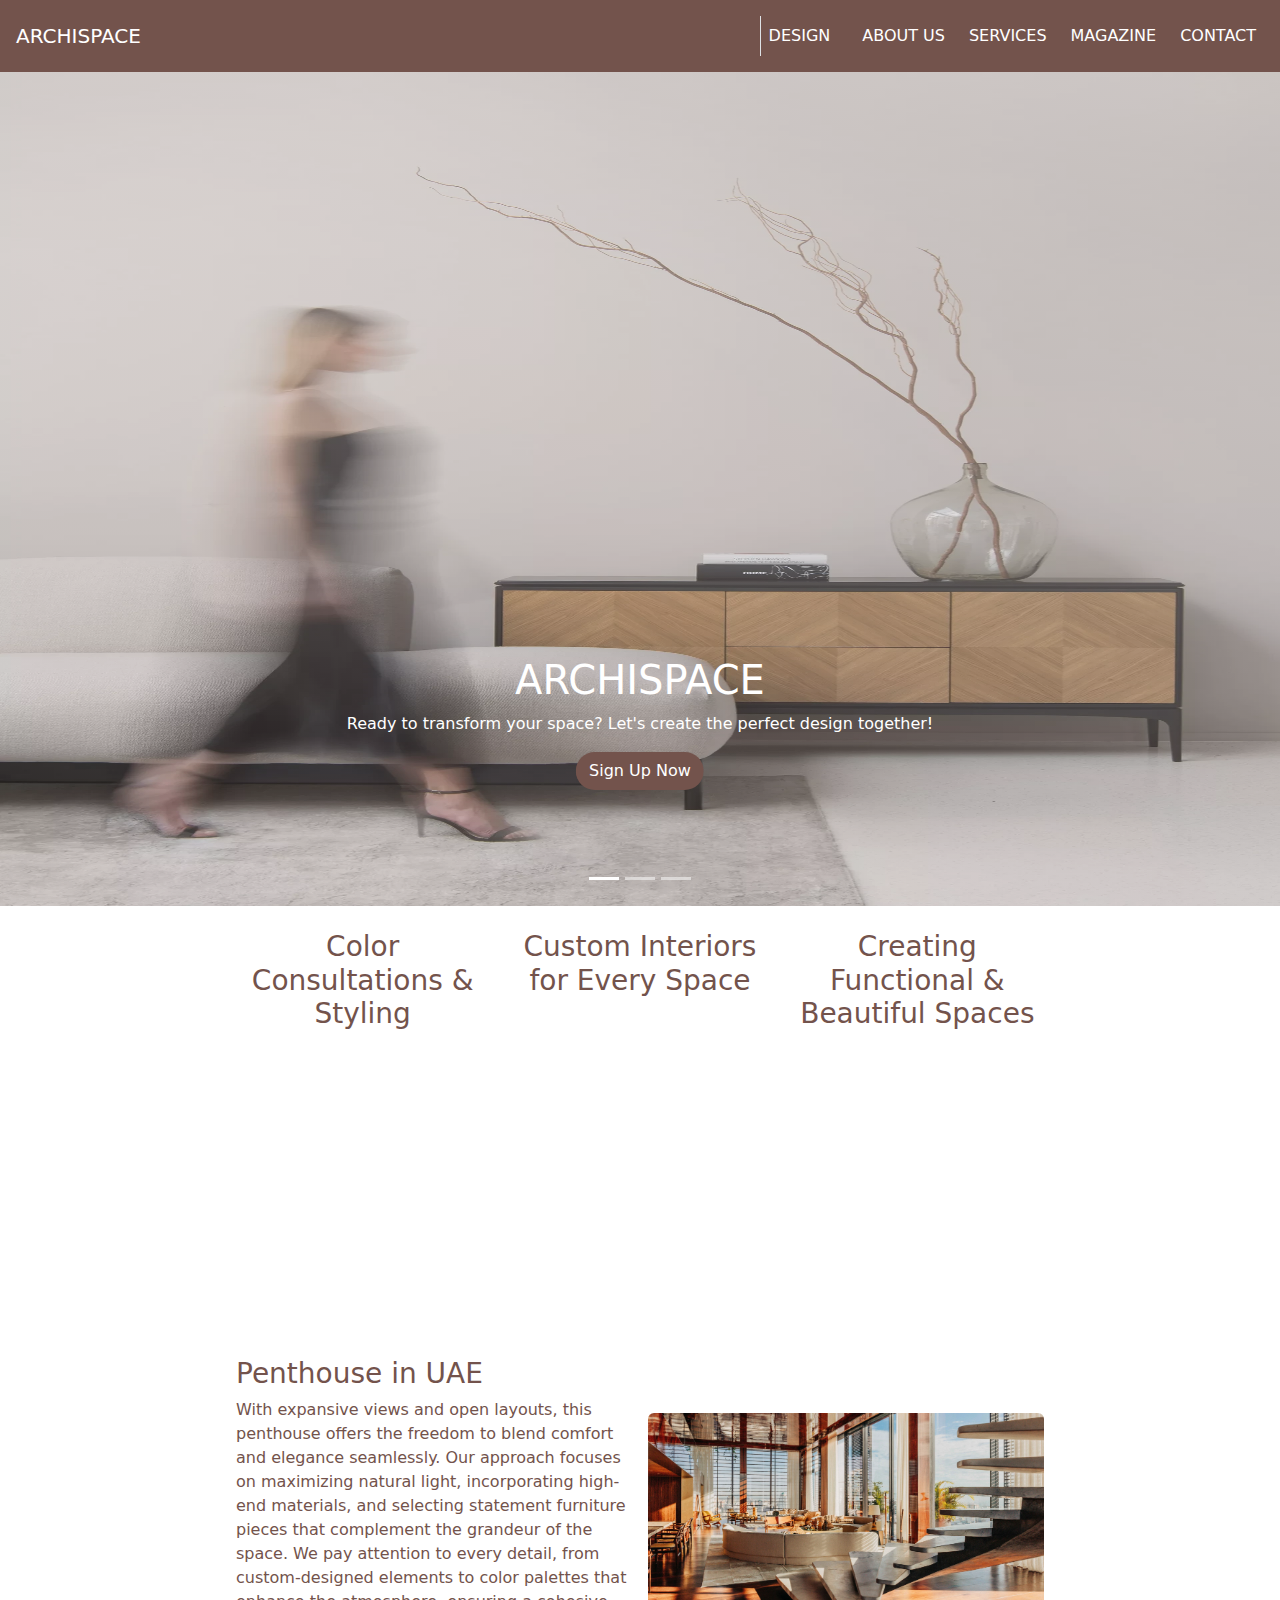
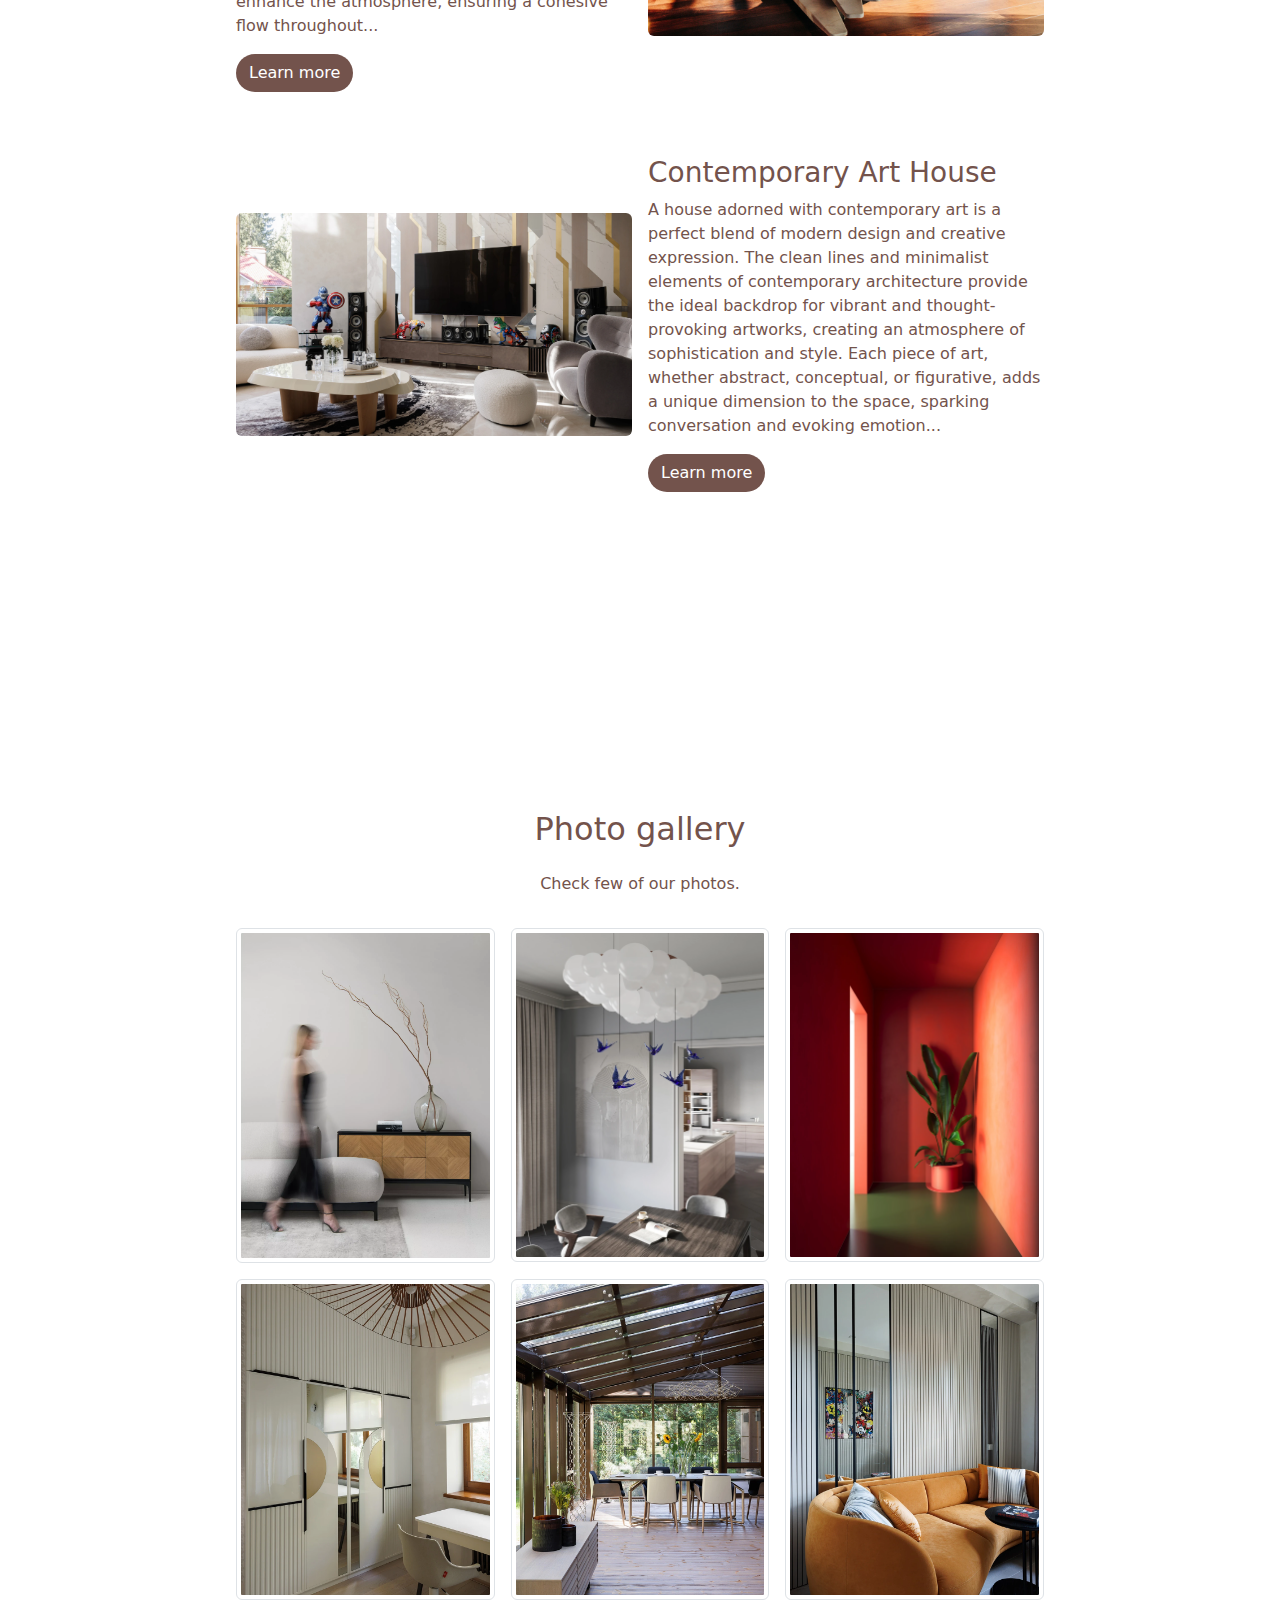
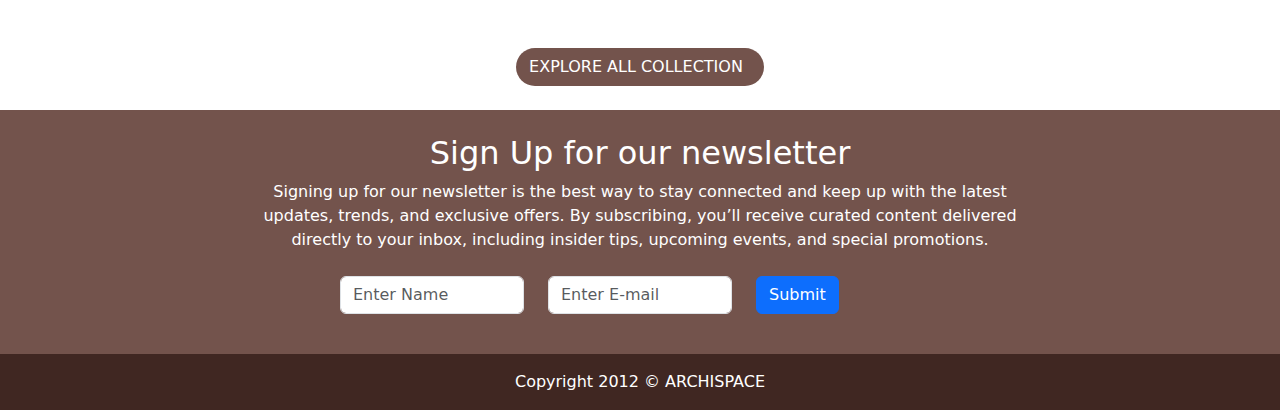
<file: index.html>
<!DOCTYPE html>
<html lang="en">
  <head>
    <meta charset="utf-8" />
    <meta
      name="viewport"
      content="width=device-width, initial-scale=1, shrink-to-fit=no"
    />
    <link rel="preconnect" href="https://fonts.googleapis.com" />
    <link rel="preconnect" href="https://fonts.gstatic.com" crossorigin />
    <link
      href="https://cdn.jsdelivr.net/npm/bootstrap@5.3.3/dist/css/bootstrap.min.css"
      rel="stylesheet"
      integrity="sha384-QWTKZyjpPEjISv5WaRU9OFeRpok6YctnYmDr5pNlyT2bRjXh0JMhjY6hW+ALEwIH"
      crossorigin="anonymous"
    />
    <link
      rel="stylesheet"
      href="https://cdnjs.cloudflare.com/ajax/libs/font-awesome/6.1.1/css/all.min.css"
      integrity="sha512-KfkfwYDsLkIlwQp6LFnl8zNdLGxu9YAA1QvwINks4PhcElQSvqcyVLLD9aMhXd13uQjoXtEKNosOWaZqXgel0g=="
      crossorigin="anonymous"
      referrerpolicy="no-referrer"
    />
    <link rel="stylesheet" href="./style.css" />
  </head>
  <body>
    <!------- NAVBAR-START ----------->
    <nav class="navbar bgcolor-brown navbar-expand-md">
      <div class="container-fluid px-3 py-2">
        <a
          class="navbar-brand text-uppercase text-white mb-2 mb-md-0"
          href="./index.html"
          >archispace</a
        >
        <button
          class="navbar-toggler border-0"
          type="button"
          data-bs-toggle="collapse"
          data-bs-target="#navbarSupportedContent"
          aria-controls="navbarSupportedContent"
          aria-expanded="false"
          aria-label="Toggle navigation"
        >
          <i class="fa-solid fa-bars text-white"></i>
        </button>
        <div class="collapse navbar-collapse" id="navbarSupportedContent">
          <ul class="navbar-nav ms-auto mb-2 mb-lg-0">
            <li class="nav-item me-2">
              <a
                class="nav-link text-white text-uppercase border-start p-2"
                aria-current="page"
                href="./index.html"
                >design</a
              >
            </li>
            <li class="nav-item ms-2">
              <a class="nav-link text-white text-uppercase" href="./about.html"
                >about us</a
              >
            </li>
            <li class="nav-item ms-2">
              <a
                class="nav-link text-white text-uppercase"
                href="./services.html"
                >services</a
              >
            </li>
            <li class="nav-item ms-2">
              <a class="nav-link text-white text-uppercase" href="./magazine.html"
                >magazine</a
              >
            </li>
            <li class="nav-item ms-2">
              <a
                class="nav-link text-white text-uppercase"
                href="./contact.html"
                >Contact</a
              >
            </li>
          </ul>
        </div>
      </div>
    </nav>
    <!-------NAVBAR-END--------->
    <!----------- CAROUSEL-START----------->
    <div
      id="carouselExampleCaptions"
      class="carousel slide carousel-fade"
      data-bs-ride="true carousel"
    >
      <div class="carousel-indicators">
        <button
          type="button"
          data-bs-target="#carouselExampleCaptions"
          data-bs-slide-to="0"
          class="active"
          aria-current="true"
          aria-label="Slide 1"
        ></button>
        <button
          type="button"
          data-bs-target="#carouselExampleCaptions"
          data-bs-slide-to="1"
          aria-label="Slide 2"
        ></button>
        <button
          type="button"
          data-bs-target="#carouselExampleCaptions"
          data-bs-slide-to="2"
          aria-label="Slide 3"
        ></button>
      </div>
      <div class="carousel-inner">
        <div class="carousel-item active position-relative">
          <div class="gradient-container position-relative">
            <img
              src="./starter-files/Images/1.webp"
              class="w-100"
              alt="Carousel image-1"
            />
            <div class="gradient-overlay position-absolute"></div>
          </div>

          <div
            class="carousel-caption-1 position-absolute text-white text-center d-none d-md-block"
          >
            <h1 class="text-uppercase">archispace</h1>
            <p>
              Ready to transform your space? Let's create the perfect design
              together!
            </p>
            <a href="./contact.html"
              ><button
                type="button"
                class="btn bgcolor-brown text-white ms-auto rounded-5"
              >
                Sign Up Now
              </button></a
            >
          </div>
        </div>
        <div class="carousel-item position-relative">
          <div class="gradient-container position-relative">
            <img
              src="./starter-files/Images/carousel2.webp"
              class="w-100"
              alt="Carousel image-2"
            />
            <div class="gradient-overlay position-absolute"></div>
          </div>
          <div
            class="carousel-caption-2 position-absolute text-end text-white d-none d-md-block"
          >
            <h1>Precision in Every Detail</h1>
            <p>We believe that perfection is in the Details!</p>
            <a href="./services.html"
              ><button type="button" class="btn bgcolor-brown text-white rounded-5">
                Learn More
              </button></a
            >
          </div>
        </div>
        <div class="carousel-item position-relative">
          <div class="gradient-container position-relative">
            <img
              src="./starter-files/Images/carousel3.jpg.webp"
              class="w-100"
              alt="Carousel image-3"
            />
            <div class="gradient-overlay position-absolute"></div>
          </div>
          <div
            class="carousel-caption-3 position-absolute text-start text-white d-none d-md-block"
          >
            <h1>Simplicity with Purpose</h1>
            <p>
              Every element serves a purpose, bringing clarity and calm to your
              environment!
            </p>
          </div>
        </div>
      </div>
    </div>
    <!----------- CAROUSEL-END----------->
    <main>
      <!----------- SECTION-CARDS-START----------->
      <div class="container-lg py-4 width-65">
        <div class="row color-brown">
          <div class="col-12 col-md-4 text-center">
            <i class="fa-solid fa-palette fs-3"></i>
            <h2 class="h3 fw-normal">Color Consultations & Styling</h2>
          </div>
          <div class="col-12 col-md-4 text-center">
            <i class="fa-solid fa-couch fs-3"></i>
            <h2 class="h3 fw-normal">Custom Interiors for Every Space</h2>
          </div>
          <div class="col-12 col-md-4 text-center">
            <i class="fa-solid fa-house fs-3"></i>
            <h2 class="h3 fw-normal">Creating Functional & Beautiful Spaces</h2>
          </div>
        </div>
      </div>
      <!----------- SECTION-CARDS-END----------->
      <!----------- PARALLAX-START----------->
      <div
        class="parallax-1 d-flex flex-column align-items-center justify-content-center text-center"
      >
        <div class="col-12 text-white">
          <h2 class="fs-1 fw-normal">Are you ready to get started?</h2>
          <p>
            We’re dedicated to guiding you in selecting the perfect design that
            suits your style and needs, ensuring every choice enhances your
            space.
          </p>
        </div>
      </div>
      <!----------- PARALLAX-END----------->
      <!----------- COLUMNS-SECTION-START----------->
      <div class="container-lg width-65 py-4">
        <div class="row d-flex align-items-center color-brown g-3">
          <div
            class="col-12 col-md-6 d-flex flex-column justify-content-center"
          >
            <h3 class="fw-normal">Penthouse in UAE</h3>
            <p>
              With expansive views and open layouts, this penthouse offers the
              freedom to blend comfort and elegance seamlessly. Our approach
              focuses on maximizing natural light, incorporating high-end
              materials, and selecting statement furniture pieces that
              complement the grandeur of the space. We pay attention to every
              detail, from custom-designed elements to color palettes that
              enhance the atmosphere, ensuring a cohesive flow throughout...
            </p>
            <a href="#"
              ><button type="button" class="btn bgcolor-brown text-white rounded-5">
                Learn more
              </button></a
            >
          </div>
          <div class="col-12 col-md-6 text-center">
            <img
              src="./starter-files/Images/Penthouse_Suite_010.jpg.webp"
              class="d-block w-100 rounded-2"
              alt="penthouse suite"
            />
          </div>
        </div>
        <div class="row d-flex align-items-center color-brown mt-5 g-3">
          <div
            class="col-12 col-md-6 d-flex flex-column justify-content-center"
          >
            <h3 class="fw-normal">Contemporary Art House</h3>
            <p>
              A house adorned with contemporary art is a perfect blend of modern
              design and creative expression. The clean lines and minimalist
              elements of contemporary architecture provide the ideal backdrop
              for vibrant and thought-provoking artworks, creating an atmosphere
              of sophistication and style. Each piece of art, whether abstract,
              conceptual, or figurative, adds a unique dimension to the space,
              sparking conversation and evoking emotion...
            </p>
            <a href="#"
              ><button type="button" class="btn bgcolor-brown text-white rounded-5">
                Learn more
              </button></a
            >
          </div>
          <div class="order-md-first col-12 col-md-6 text-center">
            <img
              src="./starter-files/Images/art.webp"
              class="d-block w-100 rounded-2"
              alt="penthouse suite"
            />
          </div>
        </div>
      </div>
      <!----------- COLUMNS-SECTION-END----------->
      <!----------- PARALLAX-START----------->
      <div
        class="parallax-2 d-flex flex-column align-items-center justify-content-center text-center"
      >
        <div class="col-12 text-white">
          <!-- Play-Button trigger modal -->
          <button
            type="button"
            class="btn btn-link text-white"
            data-bs-toggle="modal"
            data-bs-target="#videoModal"
          >
            <i class="fa-solid fa-play fs-2"></i>
          </button>
          <!-- Modal -->
          <div
            class="modal fade"
            id="videoModal"
            tabindex="-1"
            aria-labelledby="videoModalLabel"
            aria-hidden="true"
          >
            <div class="modal-dialog">
              <div class="modal-content">
                <div class="modal-header">
                  <h1 class="modal-title fs-5" id="videoModalLabel">
                    Modal title
                  </h1>
                  <button
                    type="button"
                    class="btn-close"
                    data-bs-dismiss="modal"
                    aria-label="Close"
                  ></button>
                </div>
                <div class="modal-body">
                  <iframe
                    width="460"
                    height="315"
                    src="https://www.youtube.com/embed/RWXiF91G6xo?si=PUE2maHKH9iukFH7"
                    title="YouTube video player"
                    frameborder="0"
                    allow="accelerometer; autoplay; clipboard-write; encrypted-media; gyroscope; picture-in-picture; web-share"
                    referrerpolicy="strict-origin-when-cross-origin"
                    allowfullscreen
                  ></iframe>
                </div>
              </div>
            </div>
          </div>
          <h2 class="fs-1 fw-normal">See what we do</h2>
        </div>
      </div>
      <!----------- PARALLAX-END----------->
      <!----------- GALLERY-SECTION-START----------->
      <div class="container-lg py-4 width-65 d-flex flex-column">
        <div class="row g-3 color-brown">
          <h2 class="text-center fw-normal">Photo gallery</h2>
          <p class="text-center">Check few of our photos.</p>
          <div class="col-12 col-md-4">
            <img
              src="./starter-files/Images/1.webp"
              alt="person1"
              class="img-thumbnail cursor-pointer"
              alt="Click to view"
              data-bs-toggle="modal"
              data-bs-target="#imageModal1"
              role="button"
            />
            <!-- Modal -->
            <div
              class="modal fade"
              id="imageModal1"
              tabindex="-1"
              aria-labelledby="imageModalLabel"
              aria-hidden="true"
            >
              <div class="modal-dialog modal-dialog-centered">
                <div class="modal-content">
                  <div class="modal-body">
                    <!-- Large Image inside the modal -->
                    <img
                      src="./starter-files/Images/1.webp"
                      class="img-fluid"
                      alt="Large Image"
                    />
                  </div>
                </div>
              </div>
            </div>
          </div>
          <div class="col-12 col-md-4">
            <img
              src="./starter-files/Images/2.webp"
              alt=""
              class="img-thumbnail cursor-pointer"
              alt="Click to view"
              data-bs-toggle="modal"
              data-bs-target="#imageModal2"
              role="button"
            />
            <!-- Modal -->
            <div
              class="modal fade"
              id="imageModal2"
              tabindex="-1"
              aria-labelledby="imageModalLabel"
              aria-hidden="true"
            >
              <div class="modal-dialog modal-dialog-centered">
                <div class="modal-content">
                  <div class="modal-body">
                    <!-- Large Image inside the modal -->
                    <img
                      src="./starter-files/Images/2.webp"
                      class="img-fluid"
                      alt="Large Image"
                    />
                  </div>
                </div>
              </div>
            </div>
          </div>
          <div class="col-12 col-md-4">
            <img
              src="./starter-files/Images/3.webp"
              alt=""
              class="img-thumbnail"
              alt="Click to view"
              data-bs-toggle="modal"
              data-bs-target="#imageModal3"
              role="button"
            />
            <!-- Modal -->
            <div
              class="modal fade"
              id="imageModal3"
              tabindex="-1"
              aria-labelledby="imageModalLabel"
              aria-hidden="true"
            >
              <div class="modal-dialog modal-dialog-centered">
                <div class="modal-content">
                  <div class="modal-body">
                    <!-- Large Image inside the modal -->
                    <img
                      src="./starter-files/Images/3.webp"
                      class="img-fluid"
                      alt="Large Image"
                    />
                  </div>
                </div>
              </div>
            </div>
          </div>
          <div class="col-12 col-md-4">
            <img
              src="./starter-files/Images/4.webp"
              alt=""
              class="img-thumbnail"
              alt="Click to view"
              data-bs-toggle="modal"
              data-bs-target="#imageModal4"
              role="button"
            />
            <!-- Modal -->
            <div
              class="modal fade"
              id="imageModal4"
              tabindex="-1"
              aria-labelledby="imageModalLabel"
              aria-hidden="true"
            >
              <div class="modal-dialog modal-dialog-centered">
                <div class="modal-content">
                  <div class="modal-body">
                    <!-- Large Image inside the modal -->
                    <img
                      src="./starter-files/Images/4.webp"
                      class="img-fluid"
                      alt="Large Image"
                    />
                  </div>
                </div>
              </div>
            </div>
          </div>
          <div class="col-12 col-md-4">
            <img
              src="./starter-files/Images/5.webp"
              alt=""
              class="img-thumbnail"
              alt="Click to view"
              data-bs-toggle="modal"
              data-bs-target="#imageModal5"
              role="button"
            />
            <!-- Modal -->
            <div
              class="modal fade"
              id="imageModal5"
              tabindex="-1"
              aria-labelledby="imageModalLabel"
              aria-hidden="true"
            >
              <div class="modal-dialog modal-dialog-centered">
                <div class="modal-content">
                  <div class="modal-body">
                    <!-- Large Image inside the modal -->
                    <img
                      src="./starter-files/Images/5.webp"
                      class="img-fluid"
                      alt="Large Image"
                    />
                  </div>
                </div>
              </div>
            </div>
          </div>
          <div class="col-12 col-md-4">
            <img
              src="./starter-files/Images/6.webp"
              alt=""
              class="img-thumbnail"
              alt="Click to view"
              data-bs-toggle="modal"
              data-bs-target="#imageModal6"
              role="button"
            />
            <!-- Modal -->
            <div
              class="modal fade"
              id="imageModal6"
              tabindex="-1"
              aria-labelledby="imageModalLabel"
              aria-hidden="true"
            >
              <div class="modal-dialog modal-dialog-centered">
                <div class="modal-content">
                  <div class="modal-body">
                    <!-- Large Image inside the modal -->
                    <img
                      src="./starter-files/Images/6.webp"
                      class="img-fluid"
                      alt="Large Image"
                    />
                  </div>
                </div>
              </div>
            </div>
          </div>
        </div>
        <button
          type="button"
          class="btn bgcolor-brown text-white align-self-center mt-5 rounded-5"
        >
          EXPLORE ALL COLLECTION<i class="fa-solid fa-arrow-right ms-2"></i>
        </button>
      </div>
    </main>
    <!----------- GALLERY-SECTION-END----------->
    <!-----------FOOTER-START----------->
    <footer class="bgcolor-brown">
      <div class="container-lg py-4 width-65">
        <div class="text-white text-center mb-4">
          <h2 class="fw-normal">Sign Up for our newsletter</h2>
          <p>
            Signing up for our newsletter is the best way to stay connected and
            keep up with the latest updates, trends, and exclusive offers. By
            subscribing, you’ll receive curated content delivered directly to
            your inbox, including insider tips, upcoming events, and special
            promotions.
          </p>
        </div>
        <div class="row d-flex justify-content-center">
          <div class="col-12 col-md-3">
            <div class="mb-3">
              <input
                type="name"
                class="form-control"
                id="exampleInputName"
                aria-describedby="emailHelp"
                placeholder="Enter Name"
              />
            </div>
          </div>
          <div class="col-12 col-md-3">
            <div class="mb-3">
              <input
                type="email"
                class="form-control"
                id="exampleInputEmail1"
                aria-describedby="emailHelp"
                placeholder="Enter E-mail"
              />
            </div>
          </div>
          <div class="col-12 col-md-3">
            <button type="submit" class="btn btn-primary offset-5 offset-md-0">
              Submit
            </button>
          </div>
        </div>
      </div>
      <div class="bgcolor-dark-brown w-100 p-3 text-white text-center">
        <p class="mb-0">Copyright 2012 &copy ARCHISPACE</p>
      </div>
    </footer>
    <!-----------FOOTER-END----------->

    <script
      src="https://cdn.jsdelivr.net/npm/bootstrap@5.3.3/dist/js/bootstrap.bundle.min.js"
      integrity="sha384-YvpcrYf0tY3lHB60NNkmXc5s9fDVZLESaAA55NDzOxhy9GkcIdslK1eN7N6jIeHz"
      crossorigin="anonymous"
    ></script>
  </body>
</html>
</file>
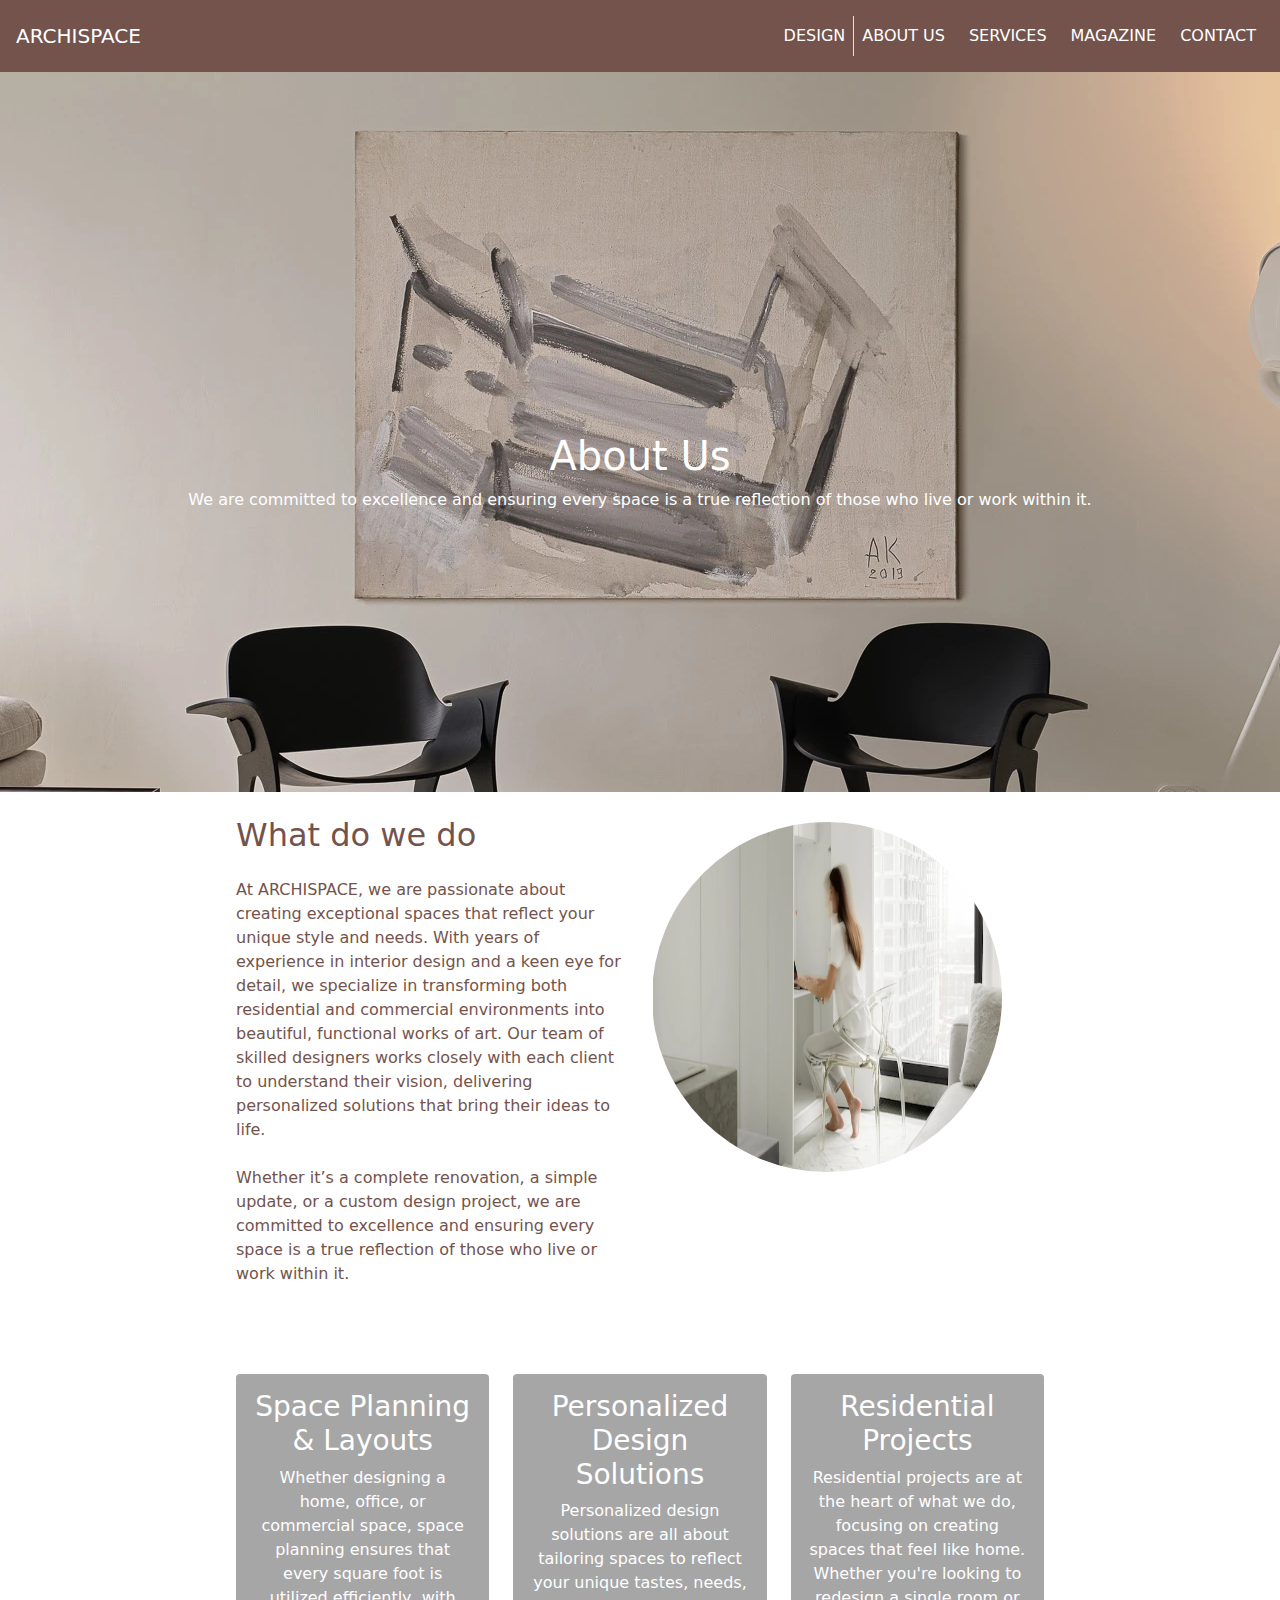
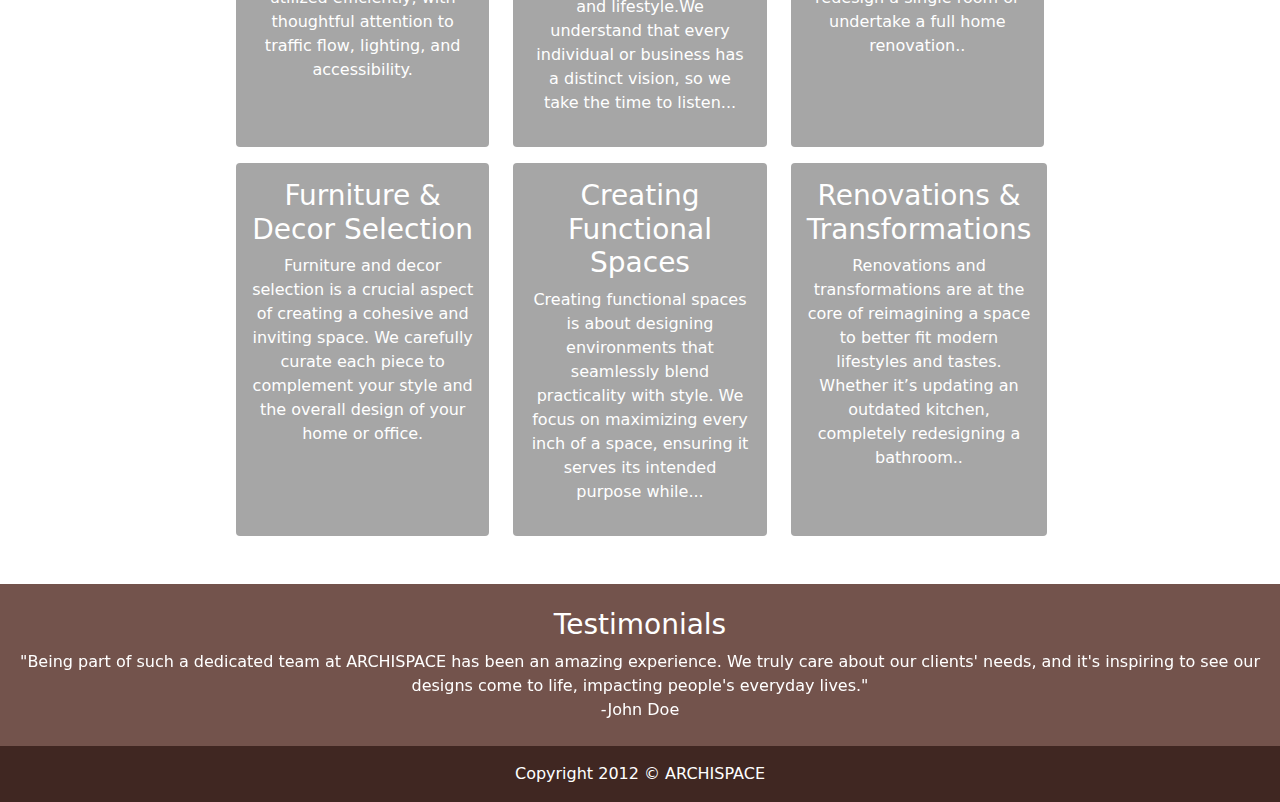
<file: about.html>
<!DOCTYPE html>
<html lang="en">
  <head>
    <meta charset="utf-8" />
    <meta
      name="viewport"
      content="width=device-width, initial-scale=1, shrink-to-fit=no"
    />
    <link rel="preconnect" href="https://fonts.googleapis.com" />
    <link rel="preconnect" href="https://fonts.gstatic.com" crossorigin />
    <link
      href="https://cdn.jsdelivr.net/npm/bootstrap@5.3.3/dist/css/bootstrap.min.css"
      rel="stylesheet"
      integrity="sha384-QWTKZyjpPEjISv5WaRU9OFeRpok6YctnYmDr5pNlyT2bRjXh0JMhjY6hW+ALEwIH"
      crossorigin="anonymous"
    />
    <link
      rel="stylesheet"
      href="https://cdnjs.cloudflare.com/ajax/libs/font-awesome/6.1.1/css/all.min.css"
      integrity="sha512-KfkfwYDsLkIlwQp6LFnl8zNdLGxu9YAA1QvwINks4PhcElQSvqcyVLLD9aMhXd13uQjoXtEKNosOWaZqXgel0g=="
      crossorigin="anonymous"
      referrerpolicy="no-referrer"
    />
    <link rel="stylesheet" href="./about.css" />
  </head>
  <body>
    <!------- NAVBAR-START ----------->
    <nav class="navbar bgcolor-brown navbar-expand-md">
      <div class="container-fluid px-3 py-2">
        <a
          class="navbar-brand text-uppercase text-white mb-2 mb-md-0"
          href="./index.html"
          >archispace</a
        >
        <button
          class="navbar-toggler border-0"
          type="button"
          data-bs-toggle="collapse"
          data-bs-target="#navbarSupportedContent"
          aria-controls="navbarSupportedContent"
          aria-expanded="false"
          aria-label="Toggle navigation"
        >
          <i class="fa-solid fa-bars text-white"></i>
        </button>
        <div class="collapse navbar-collapse" id="navbarSupportedContent">
          <ul class="navbar-nav ms-auto mb-2 mb-lg-0">
            <li class="nav-item ms-2">
              <a
                class="nav-link text-white text-uppercase"
                aria-current="page"
                href="./index.html"
                >design</a
              >
            </li>
            <li class="nav-item">
              <a
                class="nav-link text-white text-uppercase border-start p-2"
                href="./about.html"
                >about us</a
              >
            </li>
            <li class="nav-item ms-2">
              <a
                class="nav-link text-white text-uppercase"
                href="./services.html"
                >services</a
              >
            </li>
            <li class="nav-item ms-2">
              <a class="nav-link text-white text-uppercase" href="./magazine.html"
                >magazine</a
              >
            </li>
            <li class="nav-item ms-2">
              <a
                class="nav-link text-white text-uppercase"
                href="./contact.html"
                >Contact</a
              >
            </li>
          </ul>
        </div>
      </div>
    </nav>
    <!-------NAVBAR-END--------->
    <!-------BANNER-START----------->
    <section class="banner position-relative">
      <div class="heading position-absolute w-100 text-white text-center">
        <h1 class="fw-normal">About Us</h1>
        <p>
          We are committed to excellence and ensuring every space is a true
          reflection of those who live or work within it.
        </p>
      </div>
    </section>
    <div class="container-lg width-65 py-4">
      <div class="row position-relative">
        <div class="col-12 col-md-6 color-brown">
          <h2 class="fw-normal mb-4">What do we do</h2>
          <p>
            At ARCHISPACE, we are passionate about creating exceptional spaces
            that reflect your unique style and needs. With years of experience
            in interior design and a keen eye for detail, we specialize in
            transforming both residential and commercial environments into
            beautiful, functional works of art. Our team of skilled designers
            works closely with each client to understand their vision,
            delivering personalized solutions that bring their ideas to life.
            <br /><br />
            Whether it’s a complete renovation, a simple update, or a custom
            design project, we are committed to excellence and ensuring every
            space is a true reflection of those who live or work within it.
          </p>
        </div>
        <div class="col-md-6 position-absolute d-none d-md-block image">
          <img
            src="./starter-files/Images/whatdowedo.webp"
            alt="man on a phone"
            class="rounded-circle"
          />
        </div>
      </div>
    </div>
    <!-------BANNER-END----------->
    <main>
      <!-------CARDS-SECTION-START----------->
      <section class="container-lg width-65 py-4 py-lg-5">
        <div class="row cards gy-3 d-flex align-items-stretch">
          <div class="col-12 col-md-4 text-center d-flex">
            <div class="bgcolor-light-gray text-white p-3 rounded-1">
              <i class="fa-regular fa-lightbulb fs-3 mb-3"></i>
              <h3 class="fw-normal">Space Planning & Layouts</h3>
              <p>
                Whether designing a home, office, or commercial space, space
                planning ensures that every square foot is utilized efficiently,
                with thoughtful attention to traffic flow, lighting, and
                accessibility.
              </p>
            </div>
          </div>
          <div class="col-12 col-md-4 text-center d-flex">
            <div class="bgcolor-light-gray text-white p-3 rounded-1">
              <i class="fa-solid fa-pen fs-3 mb-3"></i>
              <h3 class="fw-normal">Personalized Design Solutions</h3>
              <p>
                Personalized design solutions are all about tailoring spaces to reflect your unique tastes, needs, and lifestyle.We understand that every individual or business has a distinct vision, so we take the time to listen...
              </p>
            </div>
          </div>
          <div class="col-12 col-md-4 text-center d-flex">
            <div class="bgcolor-light-gray text-white p-3 rounded-1">
              <i class="fa-solid fa-house fs-3 mb-3"></i>
              <h3 class="fw-normal">Residential Projects</h3>
              <p>
                Residential projects are at the heart of what we do, focusing on creating spaces that feel like home. Whether you're looking to redesign a single room or undertake a full home renovation..
              </p>
            </div>
          </div>
          <div class="col-12 col-md-4 text-center d-flex">
            <div class="bgcolor-light-gray text-white p-3 rounded-1">
              <i class="fa-solid fa-couch fs-3 mb-3"></i>
              <h3 class="fw-normal">Furniture & Decor Selection</h3>
              <p>
                Furniture and decor selection is a crucial aspect of creating a cohesive and inviting space. We carefully curate each piece to complement your style and the overall design of your home or office.
              </p>
            </div>
          </div>
          <div class="col-12 col-md-4 text-center d-flex">
            <div class="bgcolor-light-gray text-white p-3 rounded-1">
              <i class="fa-solid fa-pen-nib fs-3 mb-3"></i>
              <h3 class="fw-normal">Creating Functional Spaces</h3>
              <p>
                Creating functional spaces is about designing environments that seamlessly blend practicality with style. We focus on maximizing every inch of a space, ensuring it serves its intended purpose while...
              </p>
            </div>
          </div>
          <div class="col-12 col-md-4 text-center d-flex">
            <div class="bgcolor-light-gray text-white p-3 rounded-1">
              <i class="fa-solid fa-gears fs-3 mb-3"></i>
              <h3 class="fw-normal">Renovations & Transformations</h3>
              <p>
               Renovations and transformations are at the core of reimagining a space to better fit modern lifestyles and tastes. Whether it’s updating an outdated kitchen, completely redesigning a bathroom..
              </p>
            </div>
          </div>
        </div>
      </section>
    </main>
    <!-------CARDS-SECTION-END----------->
    <!----------- CAROUSEL-START----------->
    <section class="bgcolor-brown">
      <div class="container-fluid py-4">
        <h2 class="h3 text-white text-center fw-normal">Testimonials</h2>
        <div
          id="carouselExample"
          class="carousel slide"
          data-bs-ride="true carousel"
        >
          <div class="carousel-inner text-white text-center">
            <div class="carousel-item active">
              <p class="d-block w-100 mb-0">
                "Being part of such a dedicated team at ARCHISPACE has been an
                amazing experience. We truly care about our clients' needs, and
                it's inspiring to see our designs come to life, impacting
                people's everyday lives."
              </p>
              <span class="text-white">-John Doe</span>
            </div>
            <div class="carousel-item">
              <p class="d-block w-100 mb-0">
                "I’m proud to be involved in every step of the process, ensuring
                that our projects are completed seamlessly and on time."
              </p>
              <span class="text-white">-Jane Doe</span>
            </div>
            <div class="carousel-item">
              <p class="d-block w-100 mb-0">
                "Working with a team that values both creativity and precision
                has been a fulfilling experience. Our collaborative approach
                ensures that each project is not only visually stunning but also
                functional. I am proud to be part of a company that values
                innovation and pushes the limits of design."
              </p>
              <span class="text-white">-Sarah Williams</span>
            </div>
          </div>
          <button
            class="carousel-control-prev"
            type="button"
            data-bs-target="#carouselExample"
            data-bs-slide="prev"
          >
            <span class="position-absolute start-0"
              ><i class="fa-solid fa-arrow-left-long fs-5"></i
            ></span>
          </button>
          <button
            class="carousel-control-next"
            type="button"
            data-bs-target="#carouselExample"
            data-bs-slide="next"
          >
            <span class="position-absolute end-0"
              ><i class="fa-solid fa-arrow-right-long fs-5"></i
            ></span>
          </button>
        </div>
      </div>
    </section>
    <!----------- CAROUSEL-END----------->
    <!------FOOTER-START-------->
    <footer class="bgcolor-dark-brown text-white text-center w-100 p-3">
      <p class="mb-0">Copyright 2012 &copy ARCHISPACE</p>
    </footer>
    <!------FOOTER-END-------->

    <script
      src="https://cdn.jsdelivr.net/npm/bootstrap@5.3.3/dist/js/bootstrap.bundle.min.js"
      integrity="sha384-YvpcrYf0tY3lHB60NNkmXc5s9fDVZLESaAA55NDzOxhy9GkcIdslK1eN7N6jIeHz"
      crossorigin="anonymous"
    ></script>
  </body>
</html>
</file>
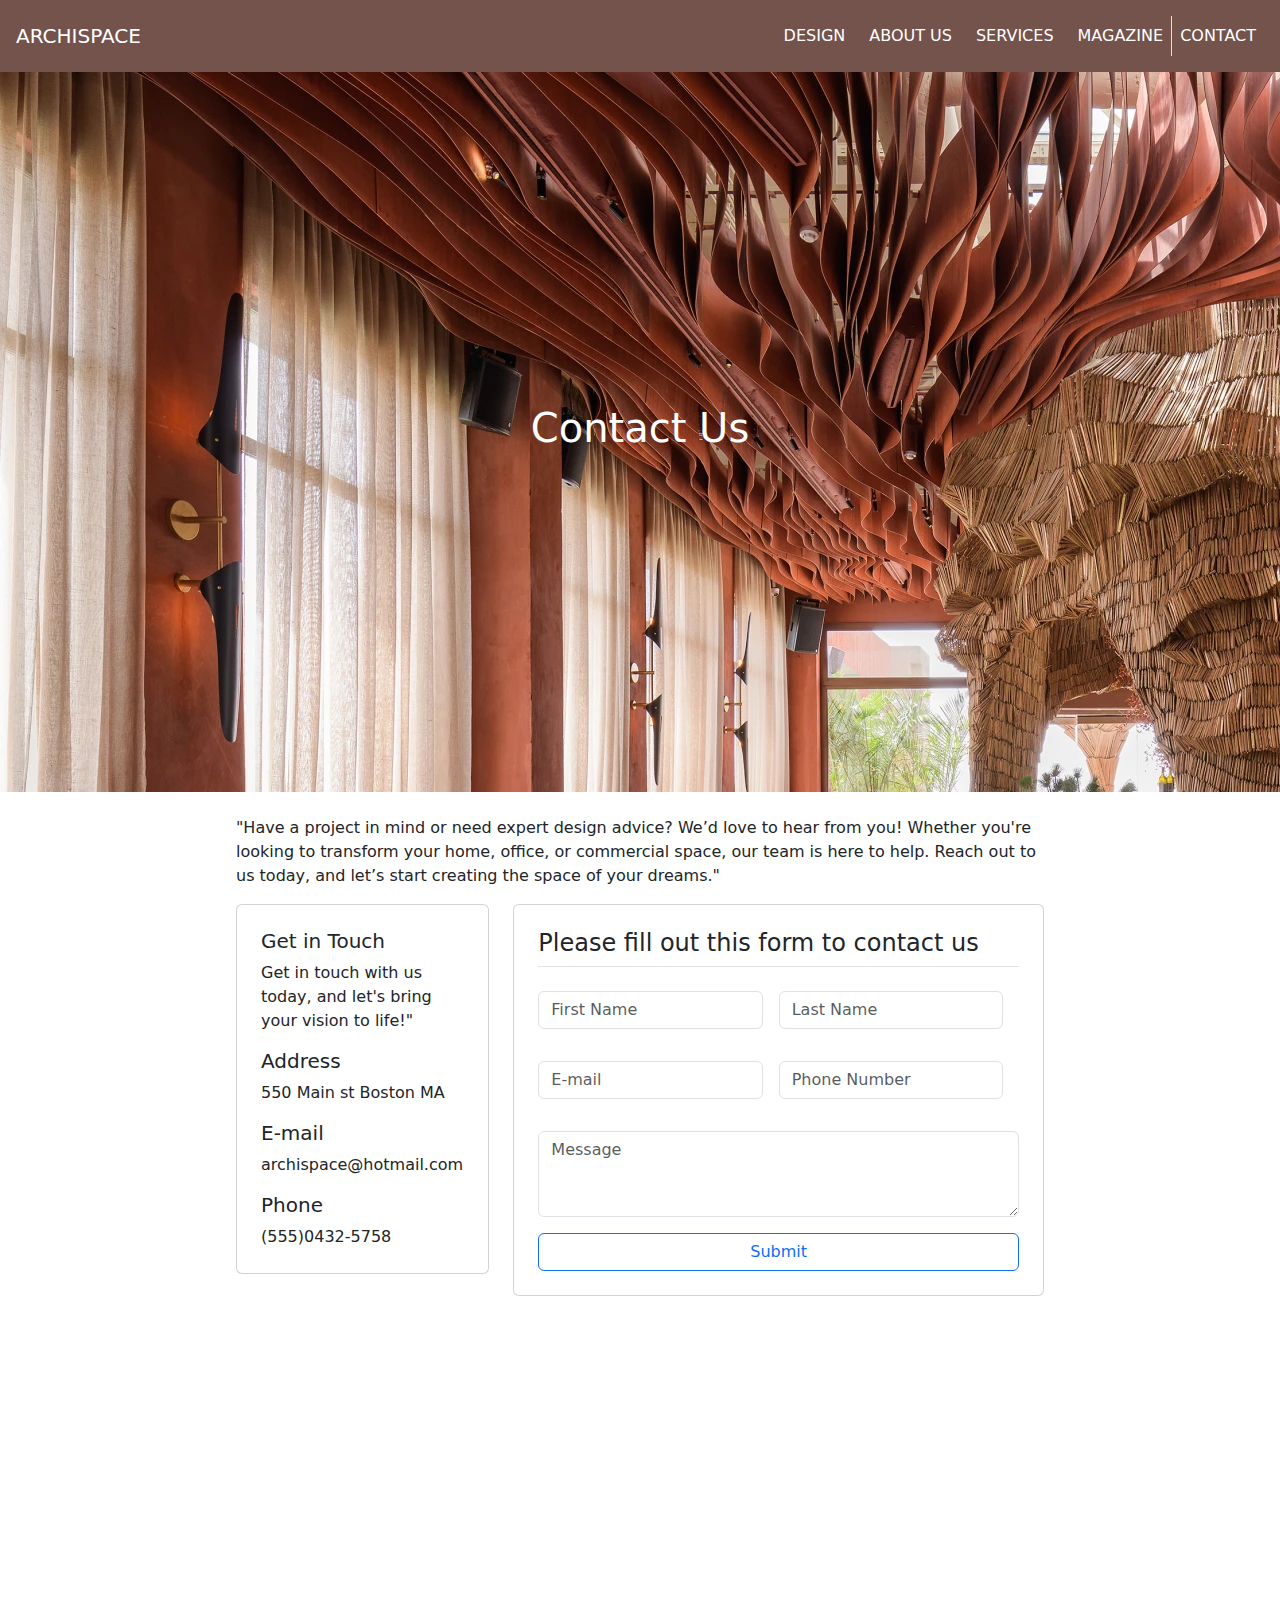
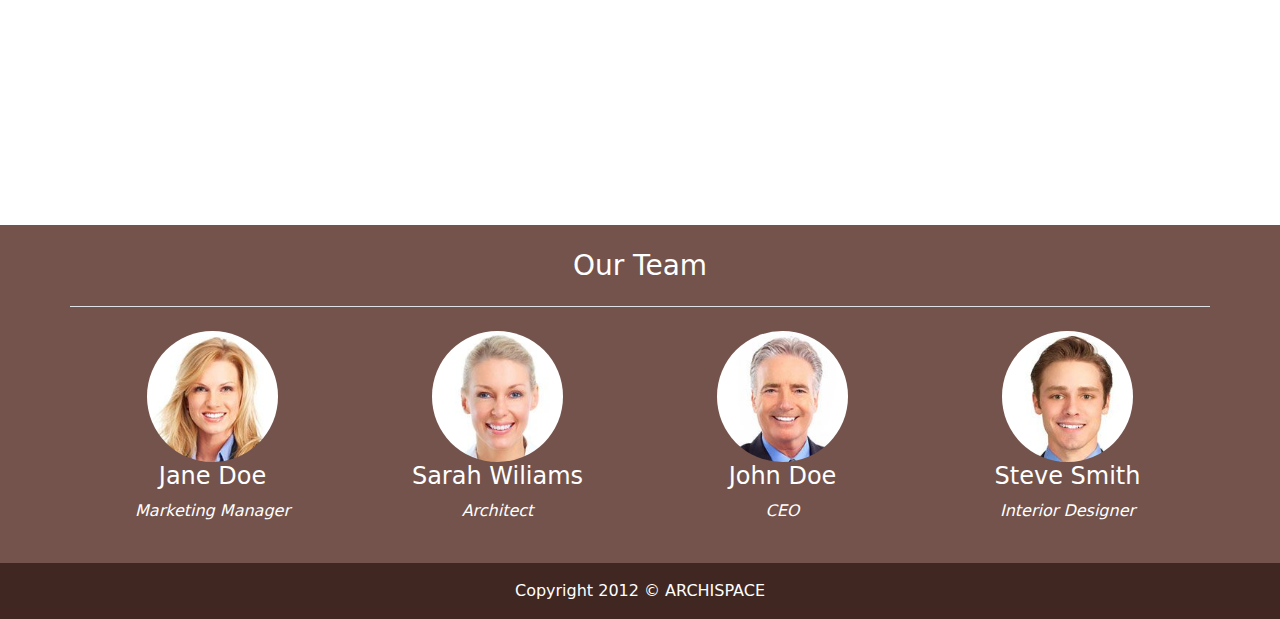
<file: contact.html>
<!DOCTYPE html>
<html lang="en">
  <head>
    <meta charset="utf-8" />
    <meta
      name="viewport"
      content="width=device-width, initial-scale=1, shrink-to-fit=no"
    />
    <link rel="preconnect" href="https://fonts.googleapis.com" />
    <link rel="preconnect" href="https://fonts.gstatic.com" crossorigin />
    <link
      href="https://cdn.jsdelivr.net/npm/bootstrap@5.3.3/dist/css/bootstrap.min.css"
      rel="stylesheet"
      integrity="sha384-QWTKZyjpPEjISv5WaRU9OFeRpok6YctnYmDr5pNlyT2bRjXh0JMhjY6hW+ALEwIH"
      crossorigin="anonymous"
    />
    <link
      rel="stylesheet"
      href="https://cdnjs.cloudflare.com/ajax/libs/font-awesome/6.1.1/css/all.min.css"
      integrity="sha512-KfkfwYDsLkIlwQp6LFnl8zNdLGxu9YAA1QvwINks4PhcElQSvqcyVLLD9aMhXd13uQjoXtEKNosOWaZqXgel0g=="
      crossorigin="anonymous"
      referrerpolicy="no-referrer"
    />
    <link rel="stylesheet" href="./contact.css" />
  </head>
  <body>
    <!-------NAVBAR-START--------->
    <nav class="navbar bgcolor-brown navbar-expand-md">
      <div class="container-fluid px-3 py-2">
        <a
          class="navbar-brand text-uppercase text-white mb-2 mb-md-0"
          href="./index.html"
          >archispace</a
        >
        <button
          class="navbar-toggler border-0"
          type="button"
          data-bs-toggle="collapse"
          data-bs-target="#navbarSupportedContent"
          aria-controls="navbarSupportedContent"
          aria-expanded="false"
          aria-label="Toggle navigation"
        >
          <i class="fa-solid fa-bars text-white"></i>
        </button>
        <div class="collapse navbar-collapse" id="navbarSupportedContent">
          <ul class="navbar-nav ms-auto mb-2 mb-lg-0">
            <li class="nav-item ms-2">
              <a
                class="nav-link text-white text-uppercase"
                aria-current="page"
                href="./index.html"
                >design</a
              >
            </li>
            <li class="nav-item ms-2">
              <a class="nav-link text-white text-uppercase" href="./about.html"
                >about us</a
              >
            </li>
            <li class="nav-item ms-2">
              <a
                class="nav-link text-white text-uppercase"
                href="./services.html"
                >services</a
              >
            </li>
            <li class="nav-item ms-2">
              <a
                class="nav-link text-white text-uppercase"
                href="./magazine.html"
                >magazine</a
              >
            </li>
            <li class="nav-item">
              <a
                class="nav-link text-white border-start text-uppercase p-2"
                href="./contact.html"
                >Contact</a
              >
            </li>
          </ul>
        </div>
      </div>
    </nav>
    <!-------NAVBAR-END--------->
    <!----------BANNER-START----------->
    <section class="banner position-relative">
      <div class="heading position-absolute w-100 text-white text-center">
        <h1 class="fw-normal">Contact Us</h1>
      </div>
    </section>
    <!---------BANNER-END----------->
    <!---------FORM-SECTION-START----------->
    <div class="container-lg width-65 py-4">
      <p class="w-100">
        "Have a project in mind or need expert design advice? We’d love to hear
        from you! Whether you're looking to transform your home, office, or
        commercial space, our team is here to help. Reach out to us today, and
        let’s start creating the space of your dreams."
      </p>
      <div class="row g-4">
        <div class="col-12 col-md-4 h-auto">
          <div class="card p-4">
            <div>
              <h5 class="fw-normal">Get in Touch</h5>
              <p>
                Get in touch with us today, and let's bring your vision to
                life!"
              </p>
            </div>
            <div>
              <h5 class="fw-normal">Address</h5>
              <address>550 Main st Boston MA</address>
            </div>
            <div>
              <h5 class="fw-normal">E-mail</h5>
              <p>archispace@hotmail.com</p>
            </div>
            <div>
              <h5 class="fw-normal">Phone</h5>
              <number>(555)0432-5758</number>
            </div>
          </div>
        </div>
        <div class="col-12 col-md-8 h-auto">
          <div class="card p-4">
            <div class="border-bottom">
              <h4>Please fill out this form to contact us</h4>
            </div>
            <form class="mt-4">
              <div class="mb-3 d-lg-flex">
                <input
                  type="text"
                  class="form-control me-3 mb-3"
                  id="name"
                  placeholder="First Name"
                />
                <input
                  type="text"
                  class="form-control me-3 mb-3"
                  id="name"
                  placeholder="Last Name"
                />
              </div>
              <div class="mb-3 d-lg-flex">
                <input
                  type="email"
                  class="form-control me-3 mb-3"
                  id="email"
                  placeholder="E-mail"
                />
                <input
                  type="number"
                  class="form-control me-3 mb-3"
                  id="number"
                  placeholder="Phone Number"
                />
              </div>
              <div class="mb-3">
                <textarea
                  class="form-control"
                  id="exampleFormControlTextarea1"
                  rows="3"
                  placeholder="Message"
                ></textarea>
              </div>
              <div>
                <button type="submit" class="btn btn-outline-primary w-100">
                  Submit
                </button>
              </div>
            </form>
          </div>
        </div>
      </div>
    </div>
    <!---------FORM-SECTION-END----------->
    <!---------IFRAME-SECTION-START----------->
    <div class="container-lg width-65 py-4">
      <div class="row">
        <div class="col-12 text-center">
          <iframe
            src="https://www.google.com/maps/embed?pb=!1m18!1m12!1m3!1d2970.6179914360555!2d-87.6262262239349!3d41.87956476532251!2m3!1f0!2f0!3f0!3m2!1i1024!2i768!4f13.1!3m3!1m2!1s0x880e2ca3e2c0db97%3A0x3ab799e7c3ead26d!2sChicago%20Architecture%2C%20Chicago%2C%20IL%2060603%2C%20USA!5e0!3m2!1sen!2smk!4v1734870434208!5m2!1sen!2smk"
            height="450"
            width="600"
            style="border: 0"
            allowfullscreen=""
            loading="lazy"
            referrerpolicy="no-referrer-when-downgrade"
          ></iframe>
        </div>
      </div>
    </div>

    <!---------IFRAME-SECTION-END----------->
    <!---------STAFF-SECTION-START----------->
    <section class="bgcolor-brown">
      <div class="container-lg py-4">
        <div class="row">
          <div class="border-bottom mb-4">
            <h3 class="text-center text-white fw-normal mb-4">Our Team</h3>
          </div>
          <div class="col-12 col-md-3">
            <div class="text-center text-white">
              <img
                src="./starter-files/Images/person1.jpg"
                class="w-50 h-50 rounded-circle"
                alt="jane doe"
              />
              <h4 class="fw-normal">Jane Doe</h4>
              <p class="fst-italic">Marketing Manager</p>
            </div>
          </div>
          <div class="col-12 col-md-3">
            <div class="text-center text-white">
              <img
                src="./starter-files/Images/person2.jpg"
                class="w-50 h-50 rounded-circle"
                alt="sarah wiliams"
              />
              <h4 class="fw-normal">Sarah Wiliams</h4>
              <p class="fst-italic">Architect</p>
            </div>
          </div>
          <div class="col-12 col-md-3">
            <div class="text-center text-white">
              <img
                src="./starter-files/Images/person3.jpg"
                class="w-50 h-50 rounded-circle"
                alt="john doe"
              />
              <h4 class="fw-normal">John Doe</h4>
              <p class="fst-italic">CEO</p>
            </div>
          </div>
          <div class="col-12 col-md-3">
            <div class="text-center text-white">
              <img
                src="./starter-files/Images/person4.jpg"
                class="w-50 h-50 rounded-circle"
                alt="jane doe"
              />
              <h4 class="fw-normal">Steve Smith</h4>
              <p class="fst-italic">Interior Designer</p>
            </div>
          </div>
        </div>
      </div>
    </section>
    <!---------STAFF-SECTION-END----------->

    <!------FOOTER-START-------->
    <footer class="bgcolor-dark-brown text-white text-center w-100 p-3">
      <p class="mb-0">Copyright 2012 &copy ARCHISPACE</p>
    </footer>
    <!------FOOTER-END-------->

    <script
      src="https://cdn.jsdelivr.net/npm/bootstrap@5.3.3/dist/js/bootstrap.bundle.min.js"
      integrity="sha384-YvpcrYf0tY3lHB60NNkmXc5s9fDVZLESaAA55NDzOxhy9GkcIdslK1eN7N6jIeHz"
      crossorigin="anonymous"
    ></script>
  </body>
</html>
</file>
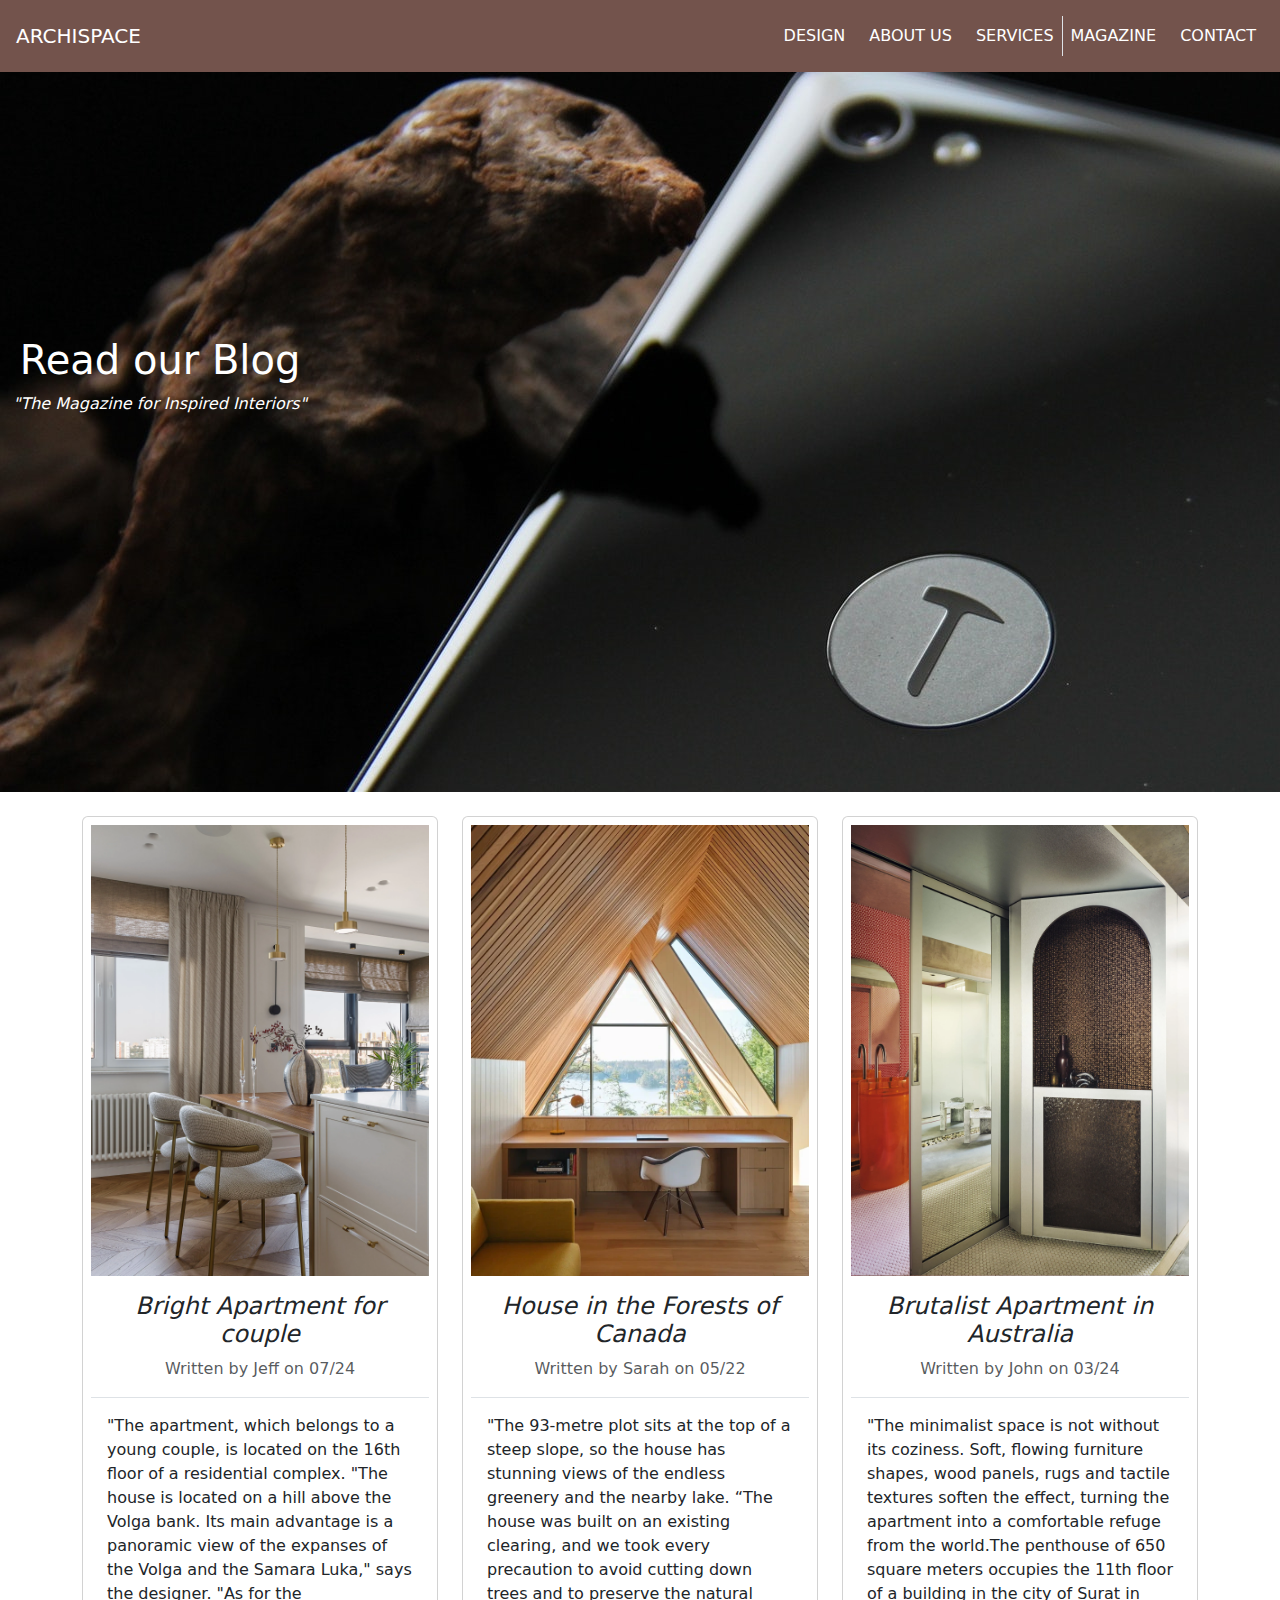
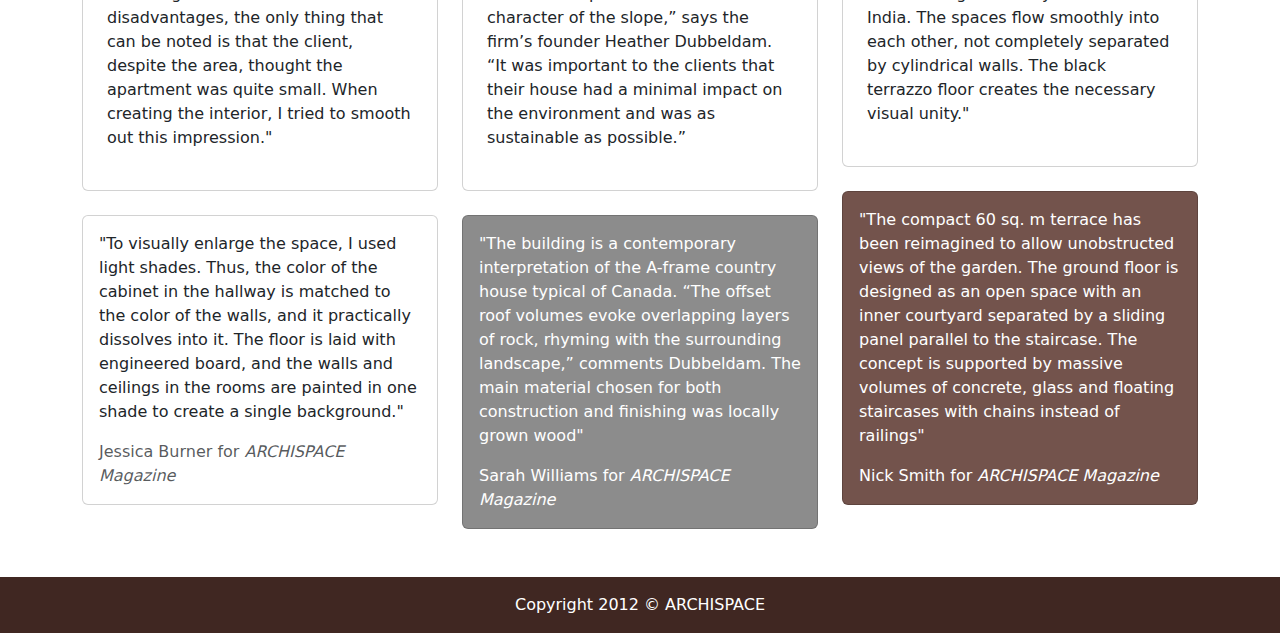
<file: magazine.html>
<!DOCTYPE html>
<html lang="en">
  <head>
    <meta charset="utf-8" />
    <meta
      name="viewport"
      content="width=device-width, initial-scale=1, shrink-to-fit=no"
    />
    <link rel="preconnect" href="https://fonts.googleapis.com" />
    <link rel="preconnect" href="https://fonts.gstatic.com" crossorigin />
    <link
      href="https://cdn.jsdelivr.net/npm/bootstrap@5.3.3/dist/css/bootstrap.min.css"
      rel="stylesheet"
      integrity="sha384-QWTKZyjpPEjISv5WaRU9OFeRpok6YctnYmDr5pNlyT2bRjXh0JMhjY6hW+ALEwIH"
      crossorigin="anonymous"
    />
    <link
      rel="stylesheet"
      href="https://cdnjs.cloudflare.com/ajax/libs/font-awesome/6.1.1/css/all.min.css"
      integrity="sha512-KfkfwYDsLkIlwQp6LFnl8zNdLGxu9YAA1QvwINks4PhcElQSvqcyVLLD9aMhXd13uQjoXtEKNosOWaZqXgel0g=="
      crossorigin="anonymous"
      referrerpolicy="no-referrer"
    />
    <link rel="stylesheet" href="./magazine.css" />
  </head>
  <body>
    <nav class="navbar bgcolor-brown navbar-expand-md">
      <div class="container-fluid px-3 py-2">
        <a
          class="navbar-brand text-uppercase text-white mb-2 mb-md-0"
          href="./index.html"
          >archispace</a
        >
        <button
          class="navbar-toggler border-0"
          type="button"
          data-bs-toggle="collapse"
          data-bs-target="#navbarSupportedContent"
          aria-controls="navbarSupportedContent"
          aria-expanded="false"
          aria-label="Toggle navigation"
        >
          <i class="fa-solid fa-bars text-white"></i>
        </button>
        <div class="collapse navbar-collapse" id="navbarSupportedContent">
          <ul class="navbar-nav ms-auto mb-2 mb-lg-0">
            <li class="nav-item ms-2">
              <a
                class="nav-link text-white text-uppercase"
                aria-current="page"
                href="./index.html"
                >design</a
              >
            </li>
            <li class="nav-item ms-2">
              <a class="nav-link text-white text-uppercase" href="./about.html"
                >about us</a
              >
            </li>
            <li class="nav-item ms-2">
              <a
                class="nav-link text-white text-uppercase"
                href="./services.html"
                >services</a
              >
            </li>
            <li class="nav-item">
              <a
                class="nav-link text-white text-uppercase text-white border-start p-2"
                href="./blog.html"
                >magazine</a
              >
            </li>
            <li class="nav-item ms-2">
              <a
                class="nav-link text-white text-uppercase"
                href="./contact.html"
                >Contact</a
              >
            </li>
          </ul>
        </div>
      </div>
    </nav>
    <!-------NAVBAR-END--------->
    <!----------BANNER-START----------->
    <section class="banner d-flex justify-content-center align-items-center">
      <div
        class="heading w-75 text-white text-center d-flex flex-column justify-content-center align-items-center"
      >
        <h1>Read our Blog</h1>
        <p class="fst-italic">"The Magazine for Inspired Interiors"</p>
      </div>
    </section>
    <!---------BANNER-END----------->
    <!---------BLOG-SECTION-START----------->
    <div class="container-lg width-75 py-4">
      <div class="row">
        <div class="col-12 col-md-4 mb-4">
          <div class="card p-2">
            <img
              src="./starter-files/Images/blog1.webp"
              class="card-img-top rounded-0"
              alt="kitchen"
            />
            <div class="card-body border-bottom">
              <h4 class="card-title fw-normal text-center fst-italic">
                Bright Apartment for couple
              </h4>
              <p class="card-text text-muted text-center">
                Written by Jeff on 07/24
              </p>
            </div>

            <div class="card-body ">
              <p>
                "The apartment, which belongs to a young couple, is located on
                the 16th floor of a residential complex. "The house is located
                on a hill above the Volga bank. Its main advantage is a
                panoramic view of the expanses of the Volga and the Samara
                Luka," says the designer. "As for the disadvantages, the only
                thing that can be noted is that the client, despite the area,
                thought the apartment was quite small. When creating the
                interior, I tried to smooth out this impression."
              </p>
            </div>
          </div>
          <div class="card mt-4 card-body">
            <p>
              "To visually enlarge the space, I used light shades. Thus, the
              color of the cabinet in the hallway is matched to the color of the
              walls, and it practically dissolves into it. The floor is laid
              with engineered board, and the walls and ceilings in the rooms are
              painted in one shade to create a single background."
            </p>
            <p class="card-text text-muted">
              Jessica Burner for
              <span class="fst-italic">ARCHISPACE Magazine</span>
            </p>
          </div>
        </div>
        <div class="col-12 col-md-4 mb-4">
          <div class="card p-2">
            <img
              src="./starter-files/Images/blognew2.webp"
              class="card-img-top rounded-0 h-100"
              alt="wooden house"
            />
            <div class="card-body border-bottom text-center">
              <h4 class="card-title fw-normal fst-italic">
                House in the Forests of Canada
              </h4>
              <p class="card-text text-muted">Written by Sarah on 05/22</p>
            </div>

            <div class="card-body">
              <p>
                "The 93-metre plot sits at the top of a steep slope, so the
                house has stunning views of the endless greenery and the nearby
                lake. “The house was built on an existing clearing, and we took
                every precaution to avoid cutting down trees and to preserve the
                natural character of the slope,” says the firm’s founder Heather
                Dubbeldam. “It was important to the clients that their house had
                a minimal impact on the environment and was as sustainable as
                possible.”
              </p>
            </div>
          </div>
          <div class="card bgcolor-gray mt-4">
            <div class="card-body text-white">
              <p>
                "The building is a contemporary interpretation of the A-frame
                country house typical of Canada. “The offset roof volumes evoke
                overlapping layers of rock, rhyming with the surrounding
                landscape,” comments Dubbeldam. The main material chosen for
                both construction and finishing was locally grown wood"
              </p>
              <p class="card-text text-white">
                Sarah Williams for
                <span class="fst-italic">ARCHISPACE Magazine</span>
              </p>
            </div>
          </div>
        </div>
        <div class="col-12 col-md-4 mb-4">
          <div class="card p-2">
            <img
              src="./starter-files/Images/334.jpg.webp"
              class="card-img-top rounded-0"
              alt="city"
            />
            <div class="card-body border-bottom text-center">
              <h4 class="card-title fw-normal fst-italic">
                Brutalist Apartment in Australia
              </h4>
              <p class="card-text text-muted">Written by John on 03/24</p>
            </div>

            <div class="card-body">
              <p>
                "The minimalist space is not without its coziness. Soft, flowing
                furniture shapes, wood panels, rugs and tactile textures soften
                the effect, turning the apartment into a comfortable refuge from
                the world.The penthouse of 650 square meters occupies the 11th
                floor of a building in the city of Surat in India. The spaces
                flow smoothly into each other, not completely separated by
                cylindrical walls. The black terrazzo floor creates the
                necessary visual unity."
              </p>
            </div>
          </div>
          <div class="card bgcolor-brown mt-4">
            <div class="card-body text-white">
              <p>
                "The compact 60 sq. m terrace has been reimagined to allow
                unobstructed views of the garden. The ground floor is designed
                as an open space with an inner courtyard separated by a sliding
                panel parallel to the staircase. The concept is supported by
                massive volumes of concrete, glass and floating staircases with
                chains instead of railings"
              </p>
              <p class="card-text text-white">
                Nick Smith for
                <span class="fst-italic">ARCHISPACE Magazine</span>
              </p>
            </div>
          </div>
        </div>
      </div>
    </div>
    <!---------BLOG-SECTION-END----------->
    <!------FOOTER-START-------->
    <footer class="bgcolor-dark-brown text-white text-center w-100 p-3">
      <p class="mb-0">Copyright 2012 &copy ARCHISPACE</p>
    </footer>
    <!------FOOTER-END-------->
    <script
      src="https://cdn.jsdelivr.net/npm/bootstrap@5.3.3/dist/js/bootstrap.bundle.min.js"
      integrity="sha384-YvpcrYf0tY3lHB60NNkmXc5s9fDVZLESaAA55NDzOxhy9GkcIdslK1eN7N6jIeHz"
      crossorigin="anonymous"
    ></script>
  </body>
</html>
</file>
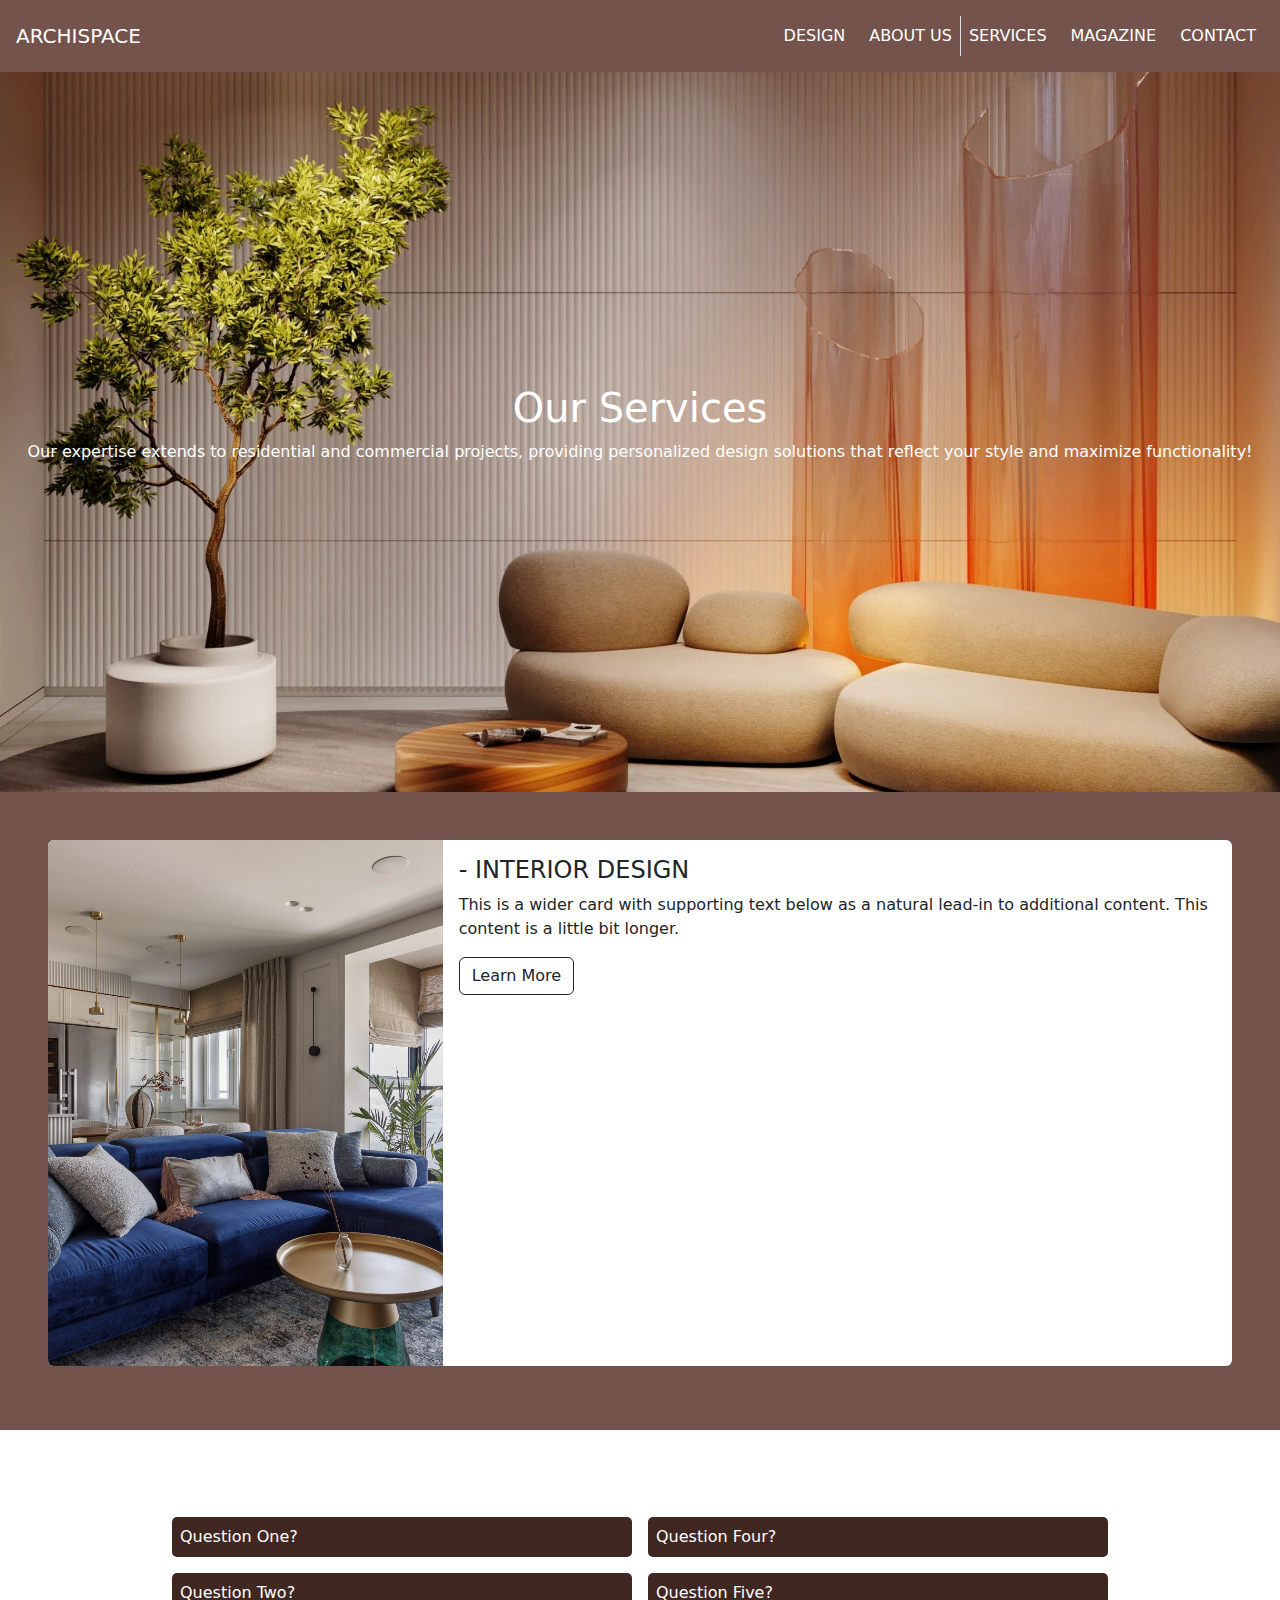
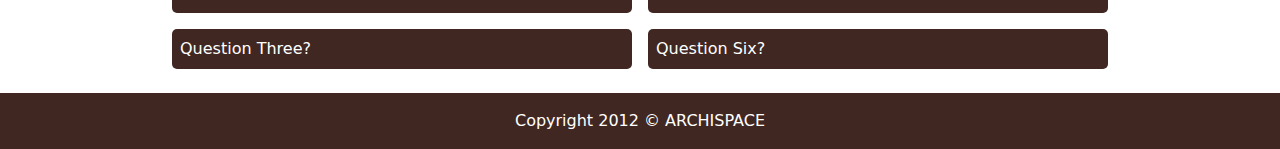
<file: services.html>
<!DOCTYPE html>
<html lang="en">
  <head>
    <meta charset="utf-8" />
    <meta
      name="viewport"
      content="width=device-width, initial-scale=1, shrink-to-fit=no"
    />
    <link rel="preconnect" href="https://fonts.googleapis.com" />
    <link rel="preconnect" href="https://fonts.gstatic.com" crossorigin />
    <link
      href="https://cdn.jsdelivr.net/npm/bootstrap@5.3.3/dist/css/bootstrap.min.css"
      rel="stylesheet"
      integrity="sha384-QWTKZyjpPEjISv5WaRU9OFeRpok6YctnYmDr5pNlyT2bRjXh0JMhjY6hW+ALEwIH"
      crossorigin="anonymous"
    />
    <link
      rel="stylesheet"
      href="https://cdnjs.cloudflare.com/ajax/libs/font-awesome/6.1.1/css/all.min.css"
      integrity="sha512-KfkfwYDsLkIlwQp6LFnl8zNdLGxu9YAA1QvwINks4PhcElQSvqcyVLLD9aMhXd13uQjoXtEKNosOWaZqXgel0g=="
      crossorigin="anonymous"
      referrerpolicy="no-referrer"
    />
    <link rel="stylesheet" href="./services.css" />
  </head>
  <body>
    <!------- NAVBAR-START ----------->
    <nav class="navbar bgcolor-brown navbar-expand-md">
      <div class="container-fluid px-3 py-2">
        <a
          class="navbar-brand text-uppercase text-white mb-2 mb-md-0"
          href="./index.html"
          >archispace</a
        >
        <button
          class="navbar-toggler border-0"
          type="button"
          data-bs-toggle="collapse"
          data-bs-target="#navbarSupportedContent"
          aria-controls="navbarSupportedContent"
          aria-expanded="false"
          aria-label="Toggle navigation"
        >
          <i class="fa-solid fa-bars text-white"></i>
        </button>
        <div class="collapse navbar-collapse" id="navbarSupportedContent">
          <ul class="navbar-nav ms-auto mb-2 mb-lg-0">
            <li class="nav-item ms-2">
              <a
                class="nav-link text-white text-uppercase"
                aria-current="page"
                href="./index.html"
                >design</a
              >
            </li>
            <li class="nav-item ms-2">
              <a class="nav-link text-uppercase text-white" href="./about.html"
                >about us</a
              >
            </li>
            <li class="nav-item">
              <a
                class="nav-link text-white text-uppercase text-white border-start p-2"
                href="./services.html"
                >services</a
              >
            </li>
            <li class="nav-item ms-2">
              <a class="nav-link text-white text-uppercase" href="./magazine.html"
                >magazine</a
              >
            </li>
            <li class="nav-item ms-2">
              <a
                class="nav-link text-white text-uppercase"
                href="./contact.html"
                >Contact</a
              >
            </li>
          </ul>
        </div>
      </div>
    </nav>
    <!-------NAVBAR-END--------->
    <!-------BANNER-START----------->
    <section class="banner position-relative">
      <div class="heading position-absolute w-100 text-white text-center">
        <h1 class="fw-normal">Our Services</h1>
        <p>
          Our expertise extends to residential and commercial projects,
          providing personalized design solutions that reflect your style and
          maximize functionality!
        </p>
      </div>
    </section>
    <!-------BANNER-END----------->
    <!--------LIST-GROUP-START----->
    <div
      id="carouselExampleSlidesOnly"
      class="carousel slide"
      data-bs-ride="carousel"
    >
      <div class="carousel-inner">
        <div class="carousel-item active bgcolor-brown p-5">
          <div class="card mb-3 border-0">
            <div class="row g-0">
              <div class="col-md-4">
                <img
                  src="./starter-files/Images/SPR_1979.jpg.webp"
                  class="img-fluid rounded-start"
                  alt="interior design"
                />
              </div>
              <div class="col-md-8">
                <div class="card-body bg-transparent">
                  <h4 class="card-title">- INTERIOR DESIGN</h4>
                  <p class="card-text">
                    This is a wider card with supporting text below as a natural
                    lead-in to additional content. This content is a little bit
                    longer.
                  </p>
                  <button type="button" class="btn btn-outline-dark">
                    Learn More
                  </button>
                </div>
              </div>
            </div>
          </div>
        </div>
        <div class="carousel-item bgcolor-brown p-5">
          <div class="card mb-3 border-0">
            <div class="row g-0">
              <div class="col-md-4">
                <img
                  src="./starter-files/Images/furniture.webp"
                  class="img-fluid rounded-start"
                  alt="furniture"
                />
              </div>
              <div class="col-md-8">
                <div class="card-body bg-transparent">
                  <h4 class="card-title"> - CUSTOM FURNITURE</h4>
                  <p class="card-text">
                    This is a wider card with supporting text below as a natural
                    lead-in to additional content. This content is a little bit
                    longer.
                  </p>
                  <button type="button" class="btn btn-outline-dark">
                    Learn More
                  </button>
                </div>
              </div>
            </div>
          </div>
        </div>
        <div class="carousel-item bgcolor-brown p-5">
          <div class="card mb-3 border-0 ">
            <div class="row g-0">
              <div class="col-md-4">
                <img
                  src="./starter-files/Images/estate.webp"
                  class="img-fluid rounded-start"
                  alt="real estate"
                />
              </div>
              <div class="col-md-8">
                <div class="card-body bg-transparent">
                  <h4 class="card-title">- REAL EASTATE PROJECT DESIGN</h4>
                  <p class="card-text">
                    This is a wider card with supporting text below as a natural
                    lead-in to additional content. This content is a little bit
                    longer.
                  </p>
                  <button type="button" class="btn btn-outline-dark">
                    Learn More
                  </button>
                </div>
              </div>
            </div>
          </div>
        </div>
      </div>
    </div>

    <!--------LIST-GROUP-END----->
    <!--------COLLAPSE-SECTION-START----->
    <section class="background">
      <div class="container-lg width-75 py-4">
        <div class="row g-3">
          <h2 class="text-center text-white fw-normal">
            Frequently asked questions
          </h2>
          <div class="col-12 col-md-4 offset-md-2 col-lg-6 offset-lg-0">
            <div class="d-flex flex-column mb-3">
              <a
                class="question bgcolor-dark-brown text-white text-start text-decoration-none p-2"
                data-bs-toggle="collapse"
                href="#multiCollapseExample1"
                role="button"
                aria-expanded="false"
                aria-controls="multiCollapseExample1"
                >Question One?</a
              >
              <div
                class="collapse multi-collapse mt-0"
                id="multiCollapseExample1"
              >
                <div class="bgcolor-dark-brown text-white rounded-bottom-2 p-2">
                  <p>
                    Lorem ipsum dolor sit amet consectetur adipisicing elit.
                    Autem dignissimos fugit quam, quod error voluptate? Eaque
                    eveniet ut itaque culpa.
                  </p>
                </div>
              </div>
            </div>

            <div class="d-flex flex-column mb-3">
              <a
                class="question bgcolor-dark-brown text-white text-start text-decoration-none p-2"
                data-bs-toggle="collapse"
                href="#multiCollapseExample2"
                role="button"
                aria-expanded="false"
                aria-controls="multiCollapseExample2"
                >Question Two?</a
              >
              <div
                class="collapse multi-collapse mt-0"
                id="multiCollapseExample2"
              >
                <div class="bgcolor-dark-brown text-white rounded-bottom-2 p-2">
                  <p>
                    Lorem ipsum dolor sit amet consectetur adipisicing elit.
                    Autem dignissimos fugit quam, quod error voluptate? Eaque
                    eveniet ut itaque culpa.
                  </p>
                </div>
              </div>
            </div>

            <div class="d-flex flex-column">
              <a
                class="question bgcolor-dark-brown text-white text-start text-decoration-none p-2"
                data-bs-toggle="collapse"
                href="#multiCollapseExample3"
                role="button"
                aria-expanded="false"
                aria-controls="multiCollapseExample3"
                >Question Three?</a
              >
              <div
                class="collapse multi-collapse mt-0"
                id="multiCollapseExample3"
              >
                <div class="bgcolor-dark-brown text-white rounded-bottom-2 p-2">
                  <p>
                    Lorem ipsum dolor sit amet consectetur adipisicing elit.
                    Autem dignissimos fugit quam, quod error voluptate? Eaque
                    eveniet ut itaque culpa.
                  </p>
                </div>
              </div>
            </div>
          </div>

          <div class="col-12 col-md-4 col-lg-6">
            <div class="d-flex flex-column mb-3">
              <a
                class="question bgcolor-dark-brown text-white text-start text-decoration-none p-2"
                data-bs-toggle="collapse"
                href="#multiCollapseExample4"
                role="button"
                aria-expanded="false"
                aria-controls="multiCollapseExample4"
                >Question Four?</a
              >
              <div
                class="collapse multi-collapse mt-0"
                id="multiCollapseExample4"
              >
                <div class="bgcolor-dark-brown text-white rounded-bottom-2 p-2">
                  <p>
                    Lorem ipsum dolor sit amet consectetur adipisicing elit.
                    Autem dignissimos fugit quam, quod error voluptate? Eaque
                    eveniet ut itaque culpa.
                  </p>
                </div>
              </div>
            </div>

            <div class="d-flex flex-column mb-3">
              <a
                class="question bgcolor-dark-brown text-white text-start text-decoration-none p-2"
                data-bs-toggle="collapse"
                href="#multiCollapseExample5"
                role="button"
                aria-expanded="false"
                aria-controls="multiCollapseExample5"
                >Question Five?</a
              >
              <div
                class="collapse multi-collapse mt-0"
                id="multiCollapseExample5"
              >
                <div class="bgcolor-dark-brown text-white rounded-bottom-2 p-2">
                  <p>
                    Lorem ipsum dolor sit amet consectetur adipisicing elit.
                    Autem dignissimos fugit quam, quod error voluptate? Eaque
                    eveniet ut itaque culpa.
                  </p>
                </div>
              </div>
            </div>

            <div class="d-flex flex-column">
              <a
                class="question bgcolor-dark-brown text-white text-start text-decoration-none p-2"
                data-bs-toggle="collapse"
                href="#multiCollapseExample6"
                role="button"
                aria-expanded="false"
                aria-controls="multiCollapseExample6"
                >Question Six?</a
              >
              <div
                class="collapse multi-collapse mt-0"
                id="multiCollapseExample6"
              >
                <div class="bgcolor-dark-brown text-white rounded-bottom-2 p-2">
                  <p>
                    Lorem ipsum dolor sit amet consectetur adipisicing elit.
                    Autem dignissimos fugit quam, quod error voluptate? Eaque
                    eveniet ut itaque culpa.
                  </p>
                </div>
              </div>
            </div>
          </div>
        </div>
      </div>
    </section>
    <!--------COLLAPSE-SECTION-END----->
    <!------FOOTER-START-------->
    <footer class="bgcolor-dark-brown text-white text-center w-100 p-3">
      <p class="mb-0">Copyright 2012 &copy ARCHISPACE</p>
    </footer>
    <!------FOOTER-END-------->

    <script
      src="https://cdn.jsdelivr.net/npm/bootstrap@5.3.3/dist/js/bootstrap.bundle.min.js"
      integrity="sha384-YvpcrYf0tY3lHB60NNkmXc5s9fDVZLESaAA55NDzOxhy9GkcIdslK1eN7N6jIeHz"
      crossorigin="anonymous"
    ></script>
  </body>
</html>
</file>
<file: style.css>
/* Color Theme Swatches in */
.bgcolor-light-gray {
  background-color: #a6a6a6;
}
.bgcolor-gray {
  background-color: #8c8c8c;
}
.bgcolor-dark-brown {
  background-color: #402722;
}
.bgcolor-brown {
  background-color: #73534c;
}

.color-brown {
  color: #73534c;
}
.bgcolor-white {
  background-color: #f2f2f2;
}

.carousel-caption-1,
.carousel-caption-2,
.carousel-caption-3 {
  left: 50%;
  top: 70%;
  transform: translate(-50%);
}

.gradient-overlay {
  top: 0;
  left: 0;
  right: 0;
  bottom: 0;
  pointer-events: none;
  background: linear-gradient(
    189deg,
    rgba(221, 212, 210, 0.6054796918767507) 3%,
    rgba(152, 126, 120, 0.19371498599439774) 90%
  );
}

.carousel img {
  height: calc(100vh - 66px);

  @media screen and (max-width: 425px) {
    height: 50vh;
  }
}

.parallax-1 {
  background-image: url("./starter-files/Images/Cover_01.jpg..webp");
  background-position: end;
  background-attachment: fixed;
  height: 30vh;
}

.parallax-2 {
  background-image: linear-gradient(
      163deg,
      rgba(110, 106, 106, 0.4822303921568627) 0%,
      rgba(36, 36, 38, 1) 100%
    ),
    url("./starter-files/Images/cover2.webp");
  background-position: center;
  background-attachment: fixed;
  height: 30vh;
}

@media screen and (min-width: 992px) {
  .width-65 {
    width: 65%;
    margin-inline: auto;
  }
}
</file>
<file: about.css>
/* Color Theme Swatches in */
.bgcolor-light-gray {
  background-color: #a6a6a6;
}
.bgcolor-gray {
  background-color: #8c8c8c;
}
.bgcolor-dark-brown {
  background-color: #402722;
}
.bgcolor-brown {
  background-color: #73534c;
}

.color-brown {
  color: #73534c;
}
.bgcolor-white {
  background-color: #f2f2f2;
}

.banner {
  background-image: url(./starter-files/Images/about.webp);
  background-attachment: fixed;
  background-position: center;
  height: 80vh;

  @media screen and (max-width: 425px) {
    height: 50vh;
  }
}

.heading {
  top: 50%;
}

.image {
  bottom: 130px;
  right: 0px;
}

img {
  width: 350px;
  height: 350px;
}

@media screen and (min-width: 992px) {
  .width-65 {
    width: 65%;
    margin-inline: auto;
  }
}
</file>
<file: contact.css>
/* Color Theme Swatches in */
.bgcolor-light-gray {
  background-color: #a6a6a6;
}
.bgcolor-gray {
  background-color: #8c8c8c;
}
.bgcolor-dark-brown {
  background-color: #402722;
}
.bgcolor-brown {
  background-color: #73534c;
}

.color-brown {
  color: #73534c;
}
.bgcolor-white {
  background-color: #f2f2f2;
}

.banner {
  background-image: url("./starter-files/Images/contact.webp");
  background-attachment: fixed;
  height: 80vh;

  @media screen and (max-width: 425px) {
    height: 50vh;
    background-position: center;
  }
}

.heading {
  top: 50%;
  left: 50%;
  transform: translate(-50%, -50%);
}

@media screen and (min-width: 992px) {
  .width-65 {
    width: 65%;
    margin-inline: auto;
  }
}

@media screen and (max-width: 768px) {
  iframe {
    width: 300px;
  }
}
</file>
<file: magazine.css>
/* Color Theme Swatches in */
.bgcolor-light-gray {
  background-color: #a6a6a6;
}
.bgcolor-gray {
  background-color: #8c8c8c;
}
.bgcolor-dark-brown {
  background-color: #402722;
}
.bgcolor-brown {
  background-color: #73534c;
}

.color-brown {
  color: #73534c;
}
.bgcolor-white {
  background-color: #f2f2f2;
}

.banner {
    background-image: url('./starter-files/Images/image1.jpg');
    background-attachment: fixed;
    height: 80vh;
}

.heading {
    top: 50%;
    left: 50%;
    transform: translate(-50%, -50%);
}

@media screen and (min-width: 992px) {
  .width-65 {
    width: 65%;
    margin-inline: auto;
  }
}
</file>
<file: services.css>
/* Color Theme Swatches in */
.bgcolor-light-gray {
  background-color: #a6a6a6;
}
.bgcolor-gray {
  background-color: #8c8c8c;
}
.bgcolor-dark-brown {
  background-color: #402722;
}
.bgcolor-brown {
  background-color: #73534c;
}

.color-brown {
  color: #73534c;
}
.bgcolor-white {
  background-color: #f2f2f2;
}

.banner {
  background-image: url("./starter-files/Images/Amber_ID_7.jpg.webp");
  background-attachment: fixed;
  background-position: bottom;
  height: 80vh;

  @media screen and (max-width: 425px) {
    height: 50vh;
  }
}

.background {
  background-image: linear-gradient(
      163deg,
      rgba(110, 106, 106, 0.4822303921568627) 0%,
      rgba(36, 36, 38, 1) 100%
    ),
    url("./starter-files/Images/cover2.webp");
  background-position: center;
  background-attachment: fixed;
}

.heading {
  top: 50%;
  left: 50%;
  transform: translate(-50%, -50%);
}

.question {
  border-radius: 5px;
}

.bg-custom {
  background-color: #363636;
}

@media screen and (min-width: 992px) {
  .width-75 {
    width: 75%;
    margin-inline: auto;
  }
}

@media screen and (min-width: 992px) {
  .width-65 {
    width: 65%;
    margin-inline: auto;
  }
}
</file>
